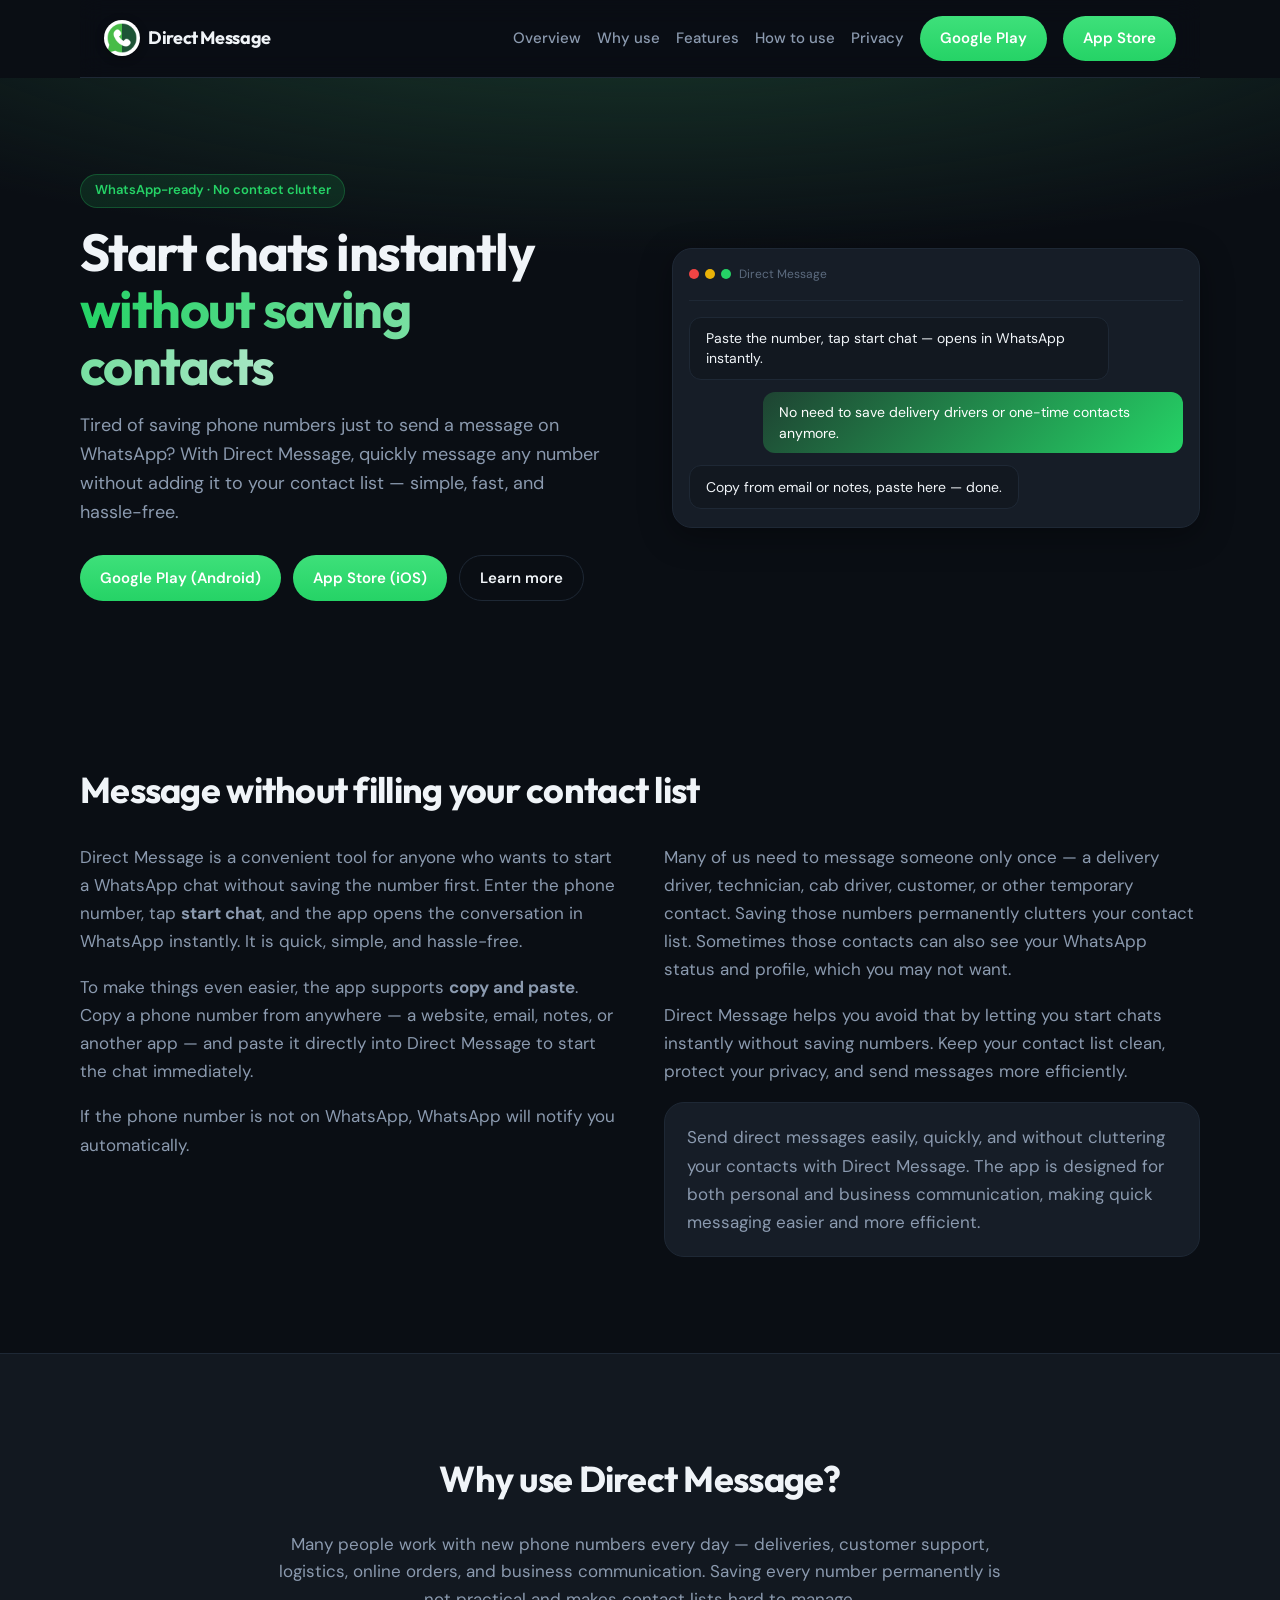
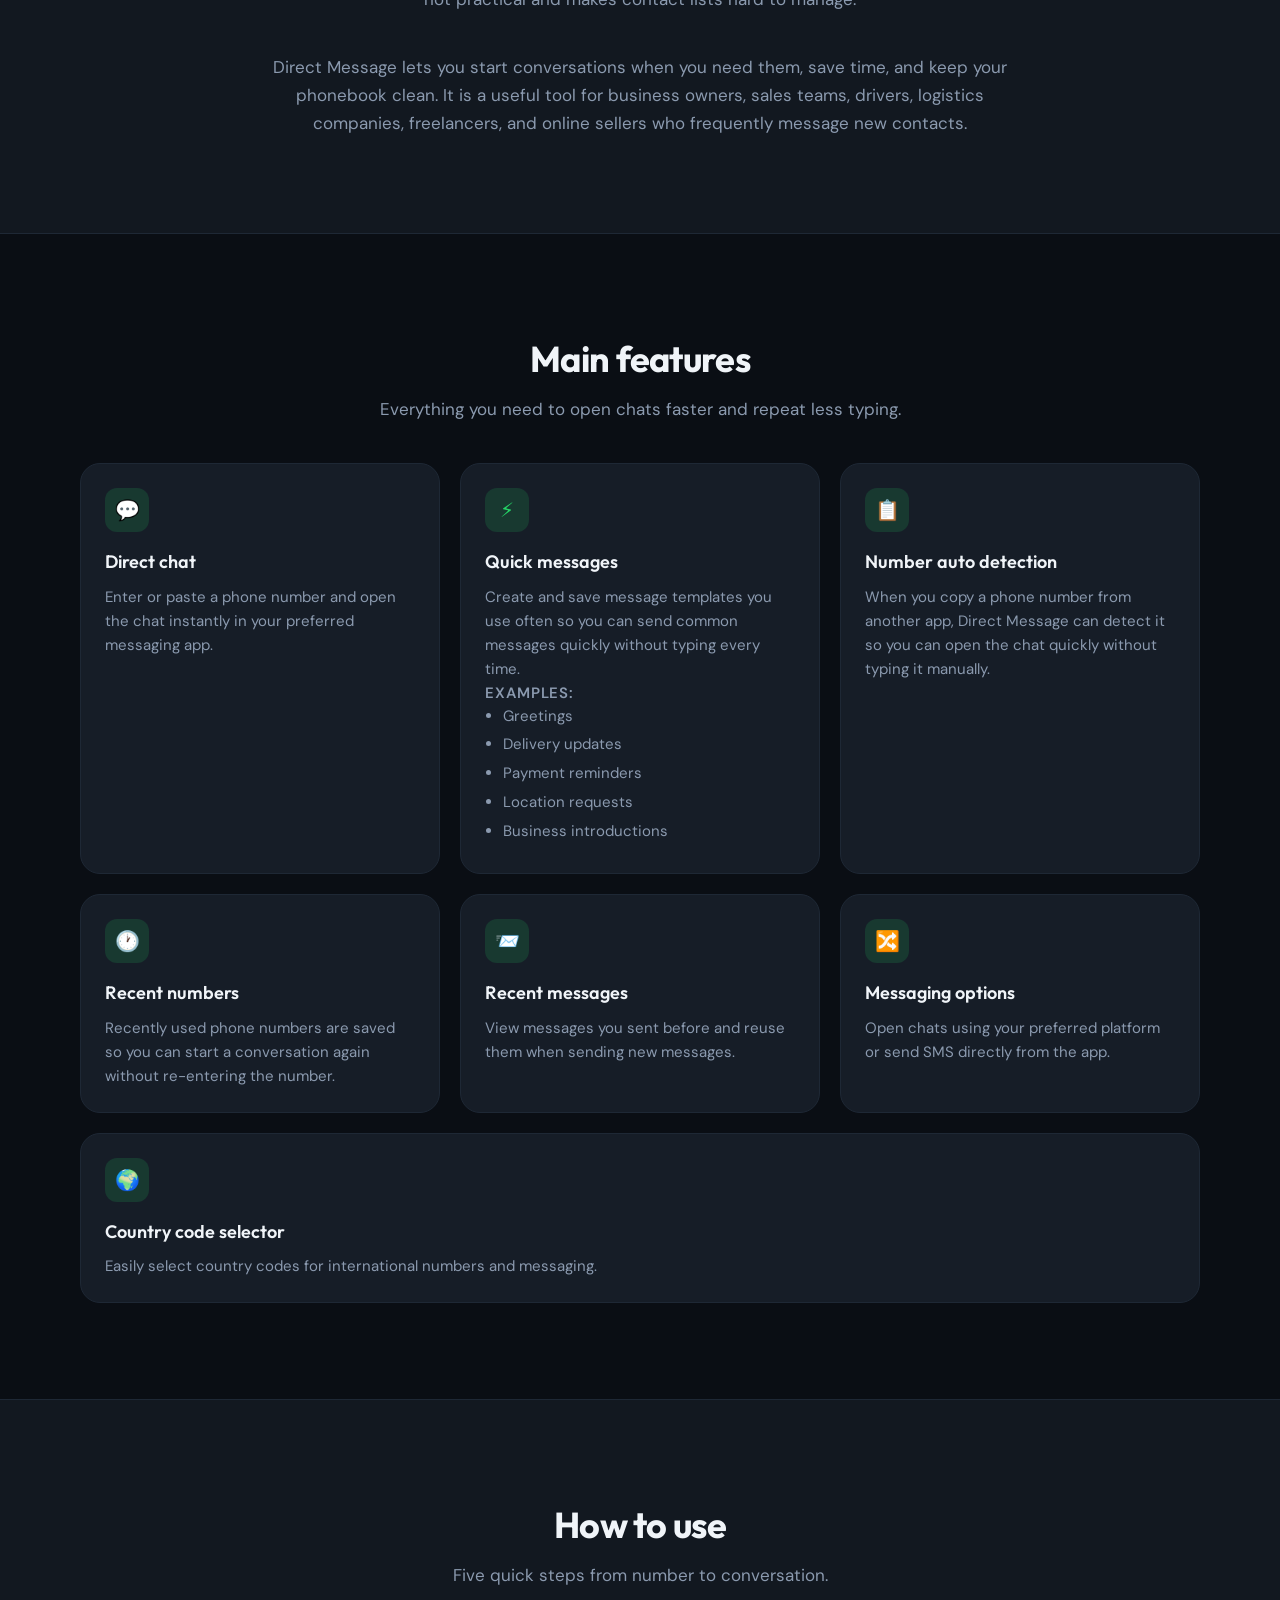
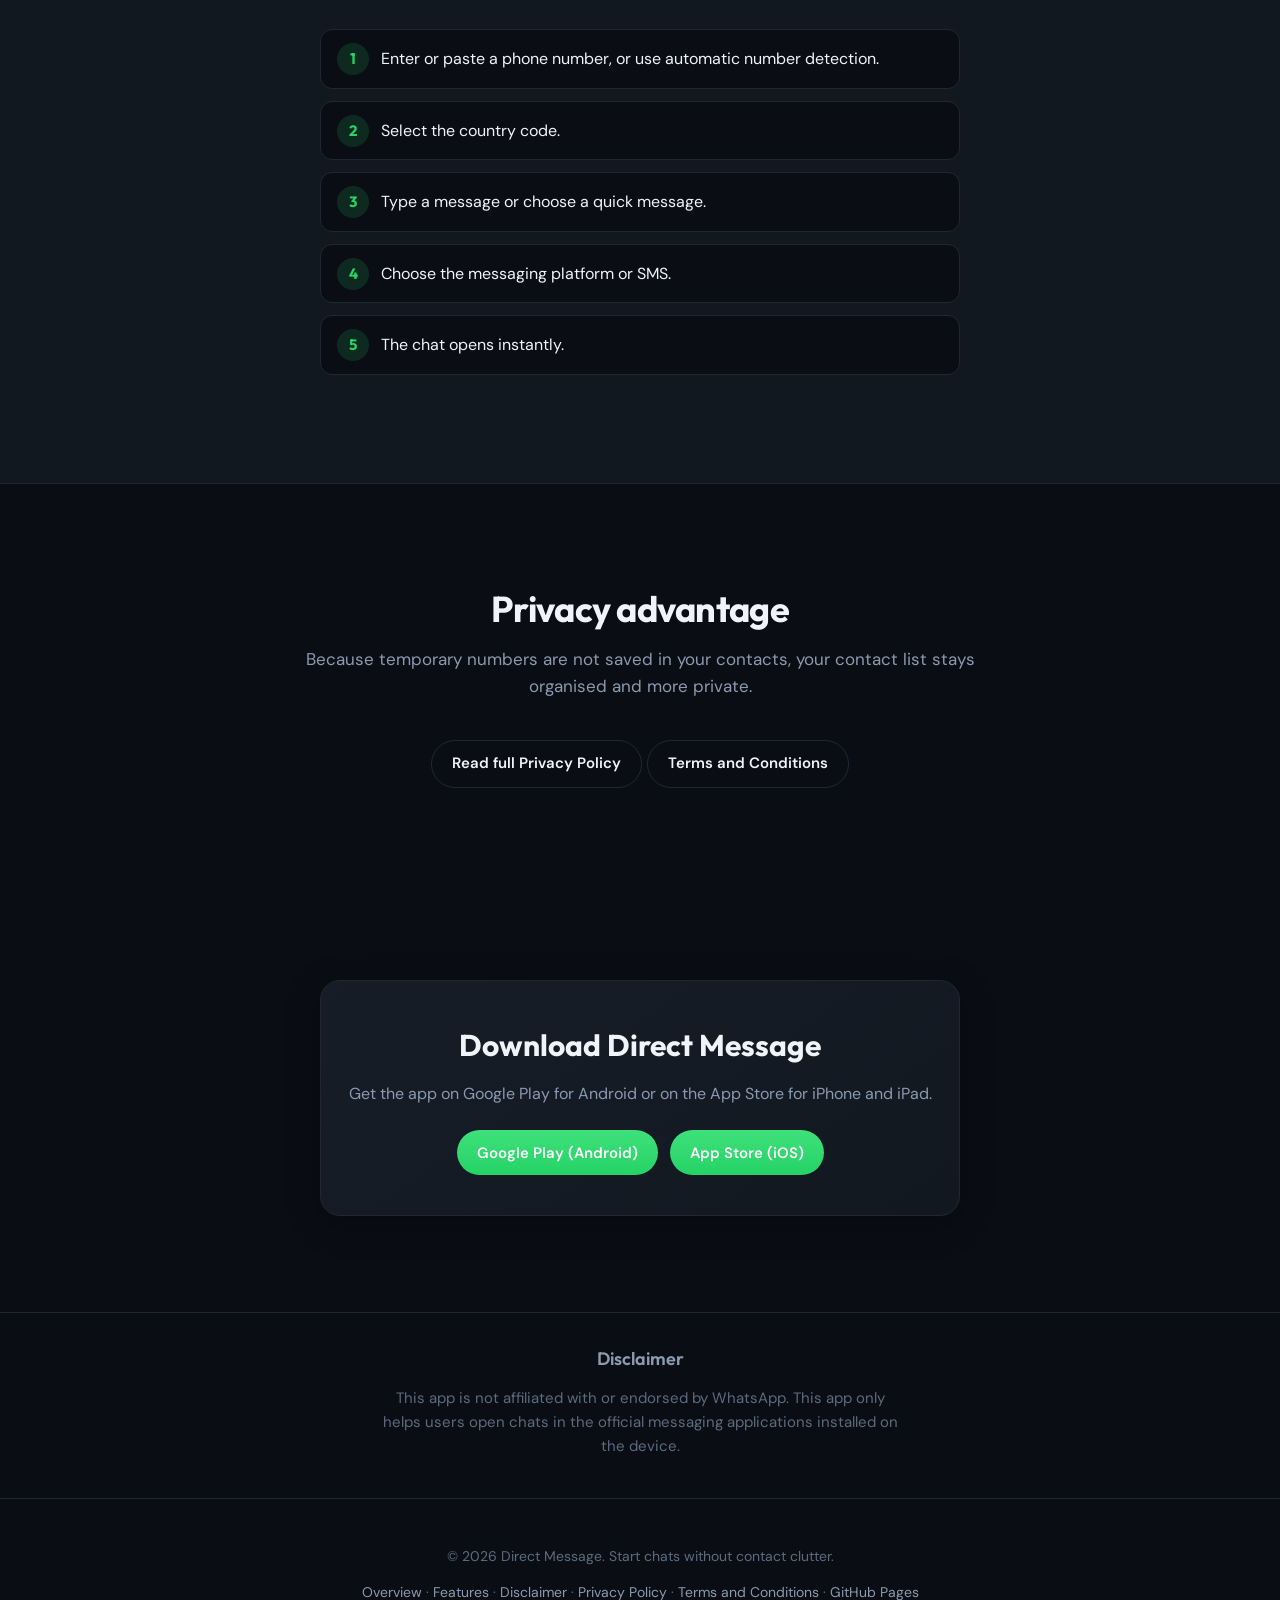
<file: index.html>
<!DOCTYPE html>
<html lang="en">
  <head>
    <meta charset="utf-8" />
    <meta name="viewport" content="width=device-width, initial-scale=1" />
    <meta
      name="description"
      content="Direct Message — start WhatsApp chats without saving contacts. Paste numbers, use quick messages, country codes, and keep your phonebook clean."
    />
    <title>Direct Message — Start chats without saving contacts</title>
    <link
      rel="icon"
      type="image/png"
      href="./WebsiteBrandAssetsImages/DirectMessageAppIconImage.png"
      sizes="any"
    />
    <link
      rel="apple-touch-icon"
      href="./WebsiteBrandAssetsImages/DirectMessageAppIconImage.png"
    />
    <link rel="stylesheet" href="./LandingPageStyles.css" />
  </head>
  <body>
    <header class="siteHeader">
      <a href="#" class="siteLogo" aria-label="Direct Message home">
        <img
          class="siteLogoImage"
          src="./WebsiteBrandAssetsImages/DirectMessageAppIconImage.png"
          width="36"
          height="36"
          alt=""
          decoding="async"
        />
        Direct Message
      </a>
      <nav class="siteNav" aria-label="Primary">
        <a href="#overview">Overview</a>
        <a href="#why-use">Why use</a>
        <a href="#features">Features</a>
        <a href="#how-to-use">How to use</a>
        <a href="#privacy">Privacy</a>
        <a class="buttonPrimary" data-play-store href="#download">Google Play</a>
        <a class="buttonPrimary" data-app-store href="#download">App Store</a>
      </nav>
    </header>

    <main>
      <section class="heroSection" aria-labelledby="hero-heading">
        <div class="heroInner">
          <div>
            <span class="heroBadge">WhatsApp-ready · No contact clutter</span>
            <h1 id="hero-heading" class="heroTitle">
              Start chats instantly
              <span class="heroTitleAccent">without saving contacts</span>
            </h1>
            <p class="heroSubtitle">
              Tired of saving phone numbers just to send a message on WhatsApp? With
              Direct Message, quickly message any number without adding it to your
              contact list — simple, fast, and hassle-free.
            </p>
            <div class="heroActions">
              <a class="buttonPrimary" data-play-store href="#download"
                >Google Play (Android)</a
              >
              <a class="buttonPrimary" data-app-store href="#download"
                >App Store (iOS)</a
              >
              <a class="buttonSecondary" href="#overview">Learn more</a>
            </div>
          </div>
          <div class="heroMockup" aria-hidden="true">
            <div class="heroMockupHeader">
              <div class="heroMockupDots">
                <span></span><span></span><span></span>
              </div>
              <span class="heroMockupLabel">Direct Message</span>
            </div>
            <div class="mockChat">
              <div class="mockBubble mockBubbleIncoming">
                Paste the number, tap start chat — opens in WhatsApp instantly.
              </div>
              <div class="mockBubble mockBubbleOutgoing">
                No need to save delivery drivers or one-time contacts anymore.
              </div>
              <div class="mockBubble mockBubbleIncoming">
                Copy from email or notes, paste here — done.
              </div>
            </div>
          </div>
        </div>
      </section>

      <section id="overview" class="sectionBlock" aria-labelledby="overview-heading">
        <div class="sectionInner proseSection">
          <h2 id="overview-heading" class="sectionTitle sectionTitleLeft">
            Message without filling your contact list
          </h2>
          <div class="proseColumns">
            <div class="proseBlock">
              <p>
                Direct Message is a convenient tool for anyone who wants to start a
                WhatsApp chat without saving the number first. Enter the phone number,
                tap <strong>start chat</strong>, and the app opens the conversation in
                WhatsApp instantly. It is quick, simple, and hassle-free.
              </p>
              <p>
                To make things even easier, the app supports <strong>copy and paste</strong>.
                Copy a phone number from anywhere — a website, email, notes, or another
                app — and paste it directly into Direct Message to start the chat
                immediately.
              </p>
              <p>
                If the phone number is not on WhatsApp, WhatsApp will notify you
                automatically.
              </p>
            </div>
            <div class="proseBlock">
              <p>
                Many of us need to message someone only once — a delivery driver,
                technician, cab driver, customer, or other temporary contact. Saving
                those numbers permanently clutters your contact list. Sometimes those
                contacts can also see your WhatsApp status and profile, which you may
                not want.
              </p>
              <p>
                Direct Message helps you avoid that by letting you start chats instantly
                without saving numbers. Keep your contact list clean, protect your
                privacy, and send messages more efficiently.
              </p>
              <p class="proseHighlight">
                Send direct messages easily, quickly, and without cluttering your contacts
                with Direct Message. The app is designed for both personal and business
                communication, making quick messaging easier and more efficient.
              </p>
            </div>
          </div>
        </div>
      </section>

      <section
        id="why-use"
        class="sectionBlock sectionBlockAlt"
        aria-labelledby="why-use-heading"
      >
        <div class="sectionInner proseSection">
          <h2 id="why-use-heading" class="sectionTitle">Why use Direct Message?</h2>
          <p class="sectionLead sectionLeadWide">
            Many people work with new phone numbers every day — deliveries, customer
            support, logistics, online orders, and business communication. Saving every
            number permanently is not practical and makes contact lists hard to manage.
          </p>
          <p class="proseCenter">
            Direct Message lets you start conversations when you need them, save time,
            and keep your phonebook clean. It is a useful tool for business owners, sales
            teams, drivers, logistics companies, freelancers, and online sellers who
            frequently message new contacts.
          </p>
        </div>
      </section>

      <section
        id="features"
        class="sectionBlock"
        aria-labelledby="features-heading"
      >
        <div class="sectionInner">
          <h2 id="features-heading" class="sectionTitle">Main features</h2>
          <p class="sectionLead">
            Everything you need to open chats faster and repeat less typing.
          </p>
          <div class="featureGrid featureGridTwoCol">
            <article class="featureCard featureCardTall">
              <div class="featureIcon" aria-hidden="true">💬</div>
              <h3>Direct chat</h3>
              <p>
                Enter or paste a phone number and open the chat instantly in your
                preferred messaging app.
              </p>
            </article>
            <article class="featureCard featureCardTall">
              <div class="featureIcon" aria-hidden="true">⚡</div>
              <h3>Quick messages</h3>
              <p>
                Create and save message templates you use often so you can send common
                messages quickly without typing every time.
              </p>
              <p class="featureExamplesLabel">Examples:</p>
              <ul class="featureList">
                <li>Greetings</li>
                <li>Delivery updates</li>
                <li>Payment reminders</li>
                <li>Location requests</li>
                <li>Business introductions</li>
              </ul>
            </article>
            <article class="featureCard">
              <div class="featureIcon" aria-hidden="true">📋</div>
              <h3>Number auto detection</h3>
              <p>
                When you copy a phone number from another app, Direct Message can detect
                it so you can open the chat quickly without typing it manually.
              </p>
            </article>
            <article class="featureCard">
              <div class="featureIcon" aria-hidden="true">🕐</div>
              <h3>Recent numbers</h3>
              <p>
                Recently used phone numbers are saved so you can start a conversation
                again without re-entering the number.
              </p>
            </article>
            <article class="featureCard">
              <div class="featureIcon" aria-hidden="true">📨</div>
              <h3>Recent messages</h3>
              <p>
                View messages you sent before and reuse them when sending new messages.
              </p>
            </article>
            <article class="featureCard">
              <div class="featureIcon" aria-hidden="true">🔀</div>
              <h3>Messaging options</h3>
              <p>
                Open chats using your preferred platform or send SMS directly from the
                app.
              </p>
            </article>
            <article class="featureCard featureCardWide">
              <div class="featureIcon" aria-hidden="true">🌍</div>
              <h3>Country code selector</h3>
              <p>
                Easily select country codes for international numbers and messaging.
              </p>
            </article>
          </div>
        </div>
      </section>

      <section
        id="how-to-use"
        class="sectionBlock sectionBlockAlt"
        aria-labelledby="how-to-use-heading"
      >
        <div class="sectionInner">
          <h2 id="how-to-use-heading" class="sectionTitle">How to use</h2>
          <p class="sectionLead">
            Five quick steps from number to conversation.
          </p>
          <ol class="numberedSteps" aria-label="Steps to start a chat">
            <li>
              <span class="numberedStepsText"
                >Enter or paste a phone number, or use automatic number detection.</span
              >
            </li>
            <li>
              <span class="numberedStepsText">Select the country code.</span>
            </li>
            <li>
              <span class="numberedStepsText"
                >Type a message or choose a quick message.</span
              >
            </li>
            <li>
              <span class="numberedStepsText"
                >Choose the messaging platform or SMS.</span
              >
            </li>
            <li>
              <span class="numberedStepsText">The chat opens instantly.</span>
            </li>
          </ol>
        </div>
      </section>

      <section id="privacy" class="sectionBlock" aria-labelledby="privacy-heading">
        <div class="sectionInner">
          <h2 id="privacy-heading" class="sectionTitle">Privacy advantage</h2>
          <p class="sectionLead sectionLeadWide">
            Because temporary numbers are not saved in your contacts, your contact list
            stays organised and more private.
          </p>
          <p class="proseCenter privacyPolicyLinkWrap">
            <a class="buttonSecondary" href="./Screens/PrivacyPolicyScreen.html"
              >Read full Privacy Policy</a
            >
            <a class="buttonSecondary" href="./Screens/TermsAndConditionsScreen.html"
              >Terms and Conditions</a
            >
          </p>
        </div>
      </section>

      <section
        id="download"
        class="ctaSection"
        aria-labelledby="cta-heading"
      >
        <div class="ctaBox">
          <h2 id="cta-heading">Download Direct Message</h2>
          <p>
            Get the app on Google Play for Android or on the App Store for iPhone and
            iPad.
          </p>
          <div class="downloadButtonsRow">
            <a class="buttonPrimary" data-play-store href="#download"
              >Google Play (Android)</a
            >
            <a class="buttonPrimary" data-app-store href="#download"
              >App Store (iOS)</a
            >
          </div>
        </div>
      </section>

      <section
        id="disclaimer"
        class="sectionBlock disclaimerSection"
        aria-labelledby="disclaimer-heading"
      >
        <div class="sectionInner">
          <h2 id="disclaimer-heading" class="disclaimerTitle">Disclaimer</h2>
          <p class="disclaimerText">
            This app is not affiliated with or endorsed by WhatsApp. This app only helps
            users open chats in the official messaging applications installed on the
            device.
          </p>
        </div>
      </section>
    </main>

    <footer class="siteFooter">
      <p>
        © <span id="currentYear"></span> Direct Message. Start chats without contact
        clutter.
      </p>
      <p>
        <a href="#overview">Overview</a>
        ·
        <a href="#features">Features</a>
        ·
        <a href="#disclaimer">Disclaimer</a>
        ·
        <a href="./Screens/PrivacyPolicyScreen.html">Privacy Policy</a>
        ·
        <a href="./Screens/TermsAndConditionsScreen.html">Terms and Conditions</a>
        ·
        <a href="https://pages.github.com/" rel="noopener noreferrer">GitHub Pages</a>
      </p>
    </footer>

    <script src="./CommonWebsiteConstants.js"></script>
    <script>
      (function SetCurrentYearInFooter() {
        var yearElement = document.getElementById("currentYear");
        if (yearElement) {
          yearElement.textContent = String(new Date().getFullYear());
        }
      })();
    </script>
  </body>
</html>
</file>
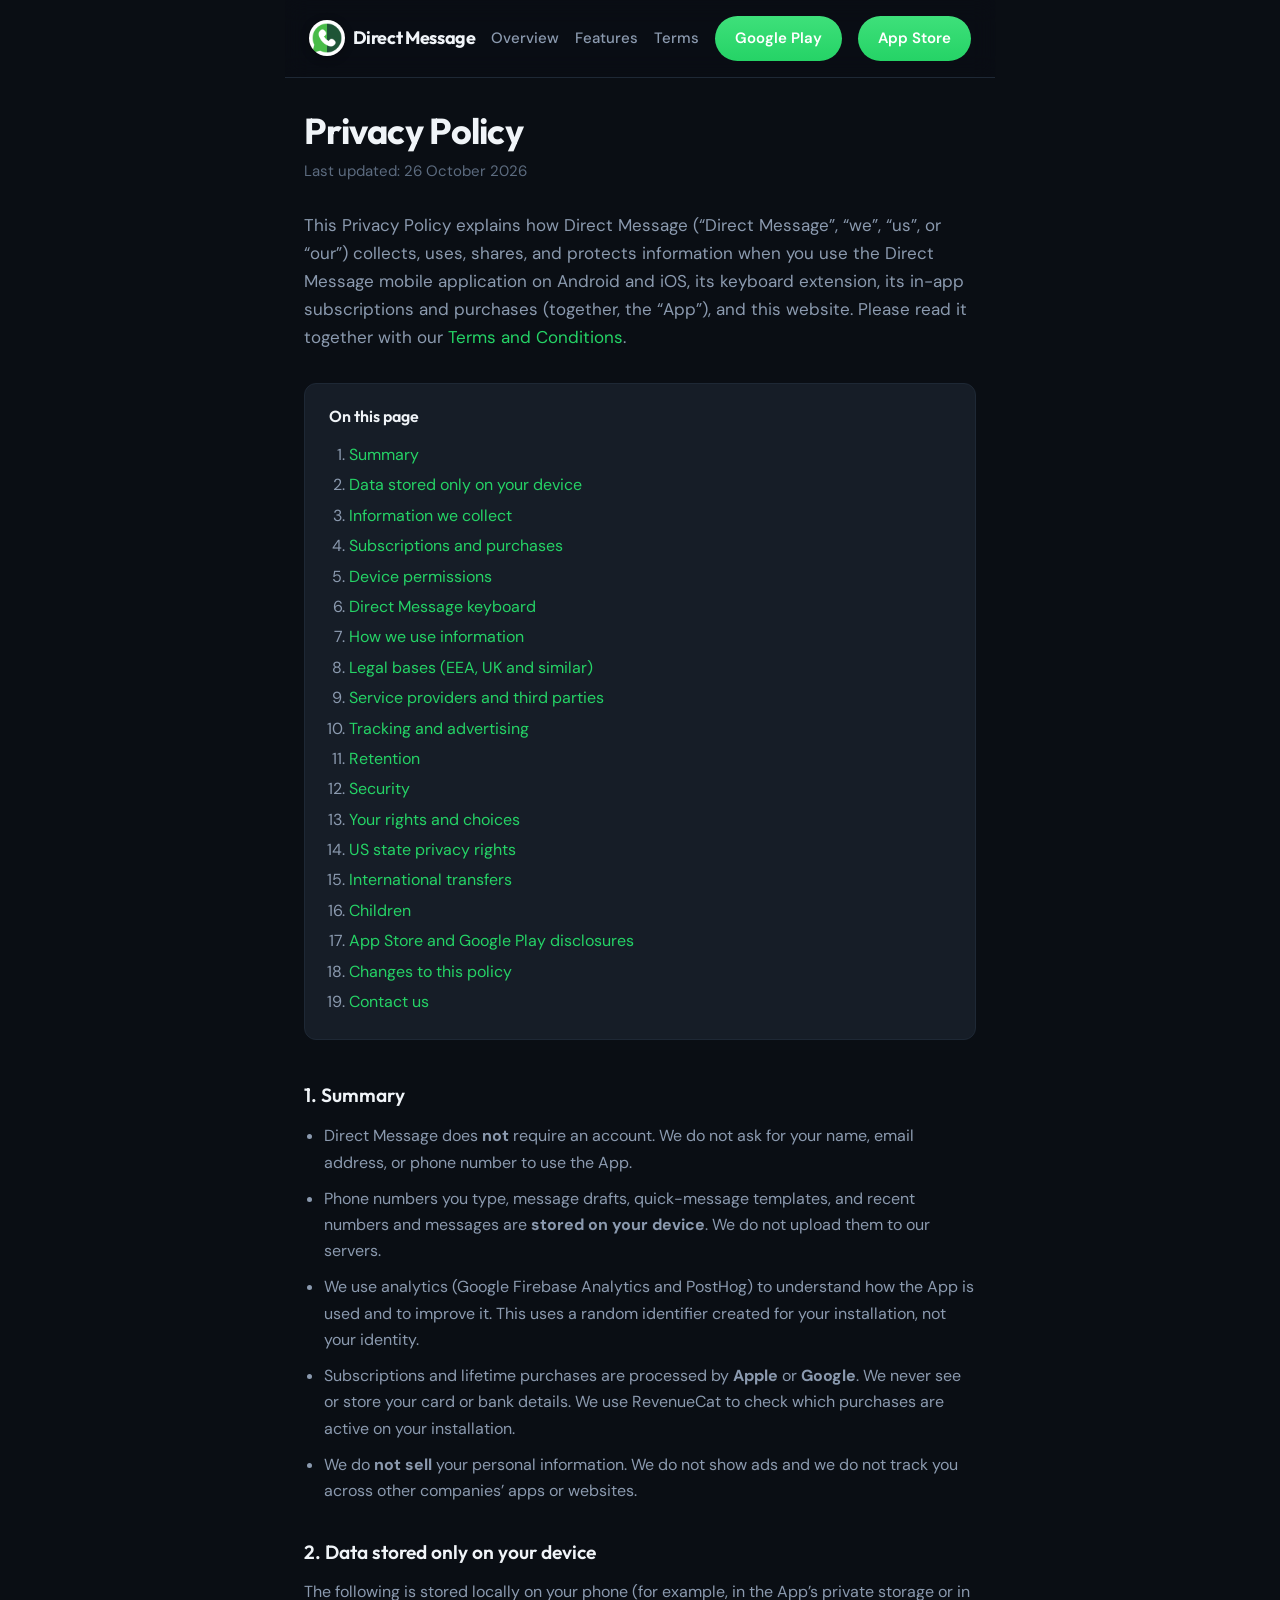
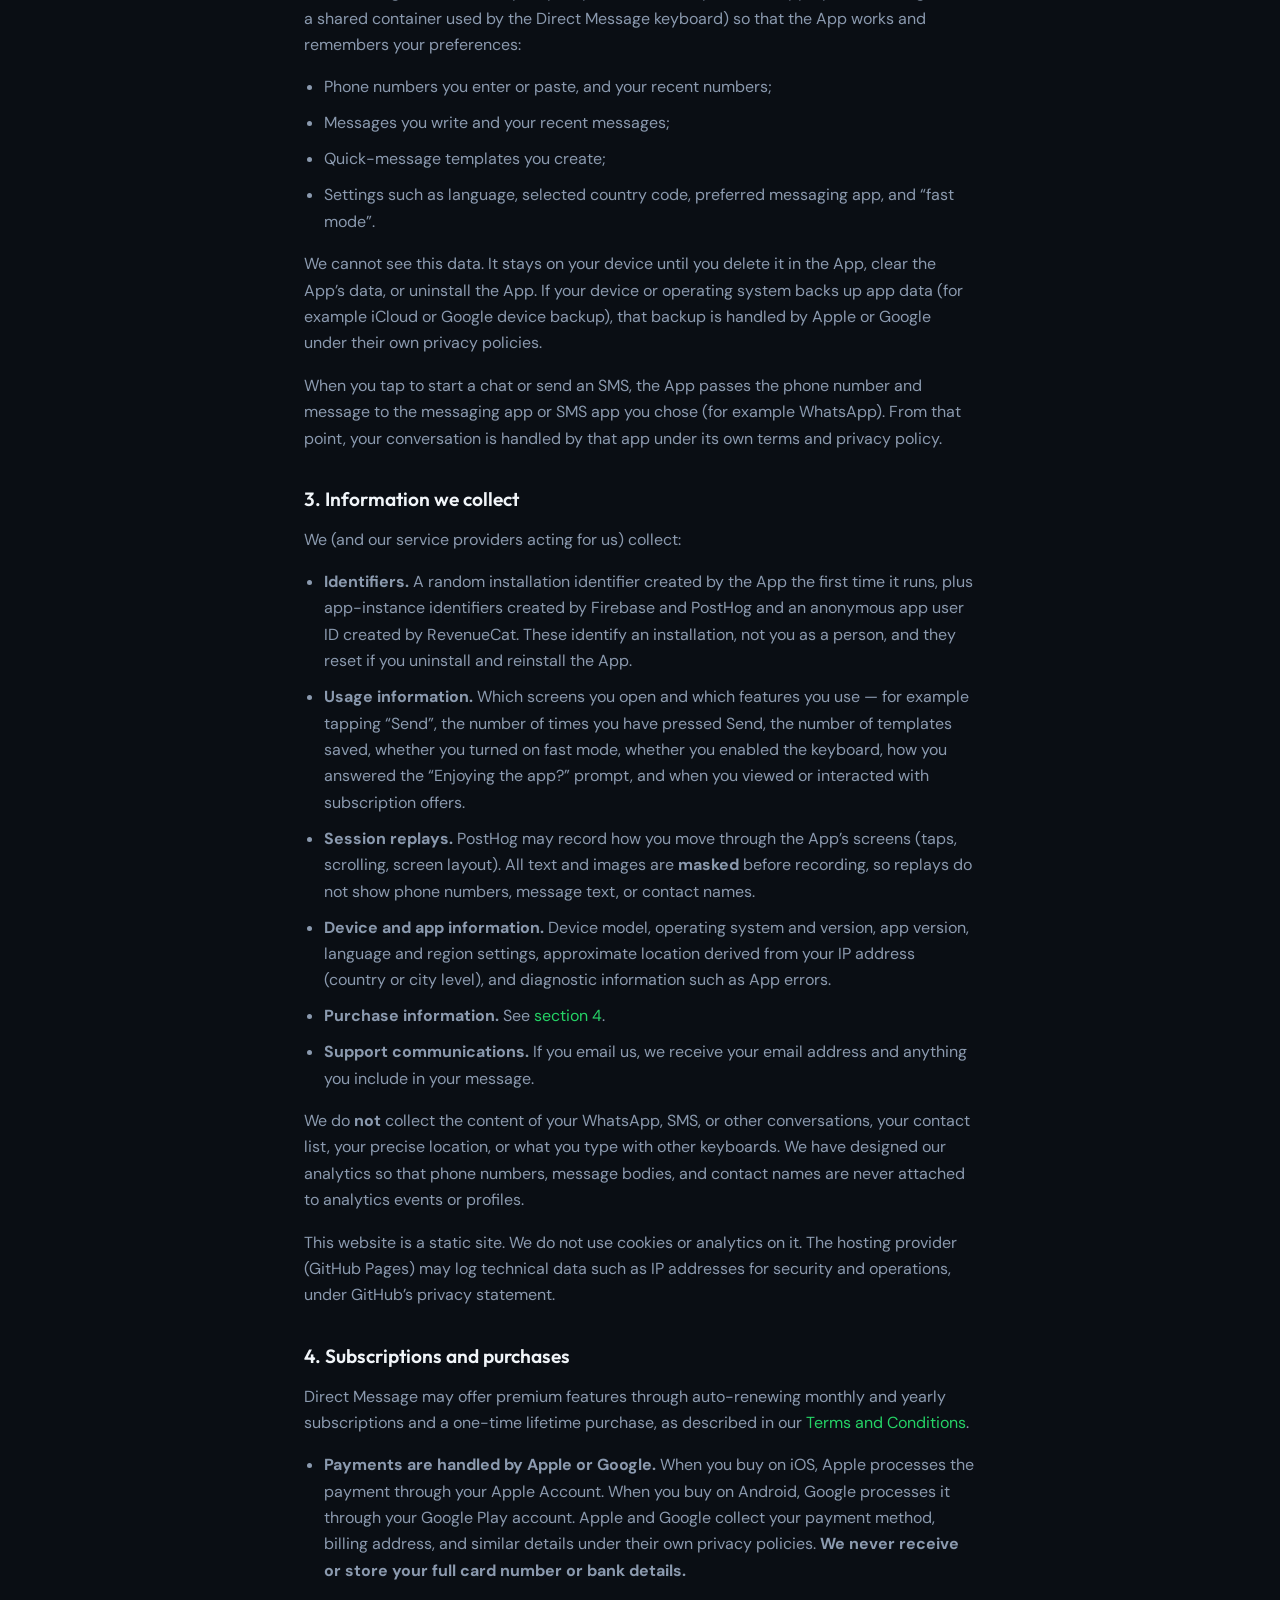
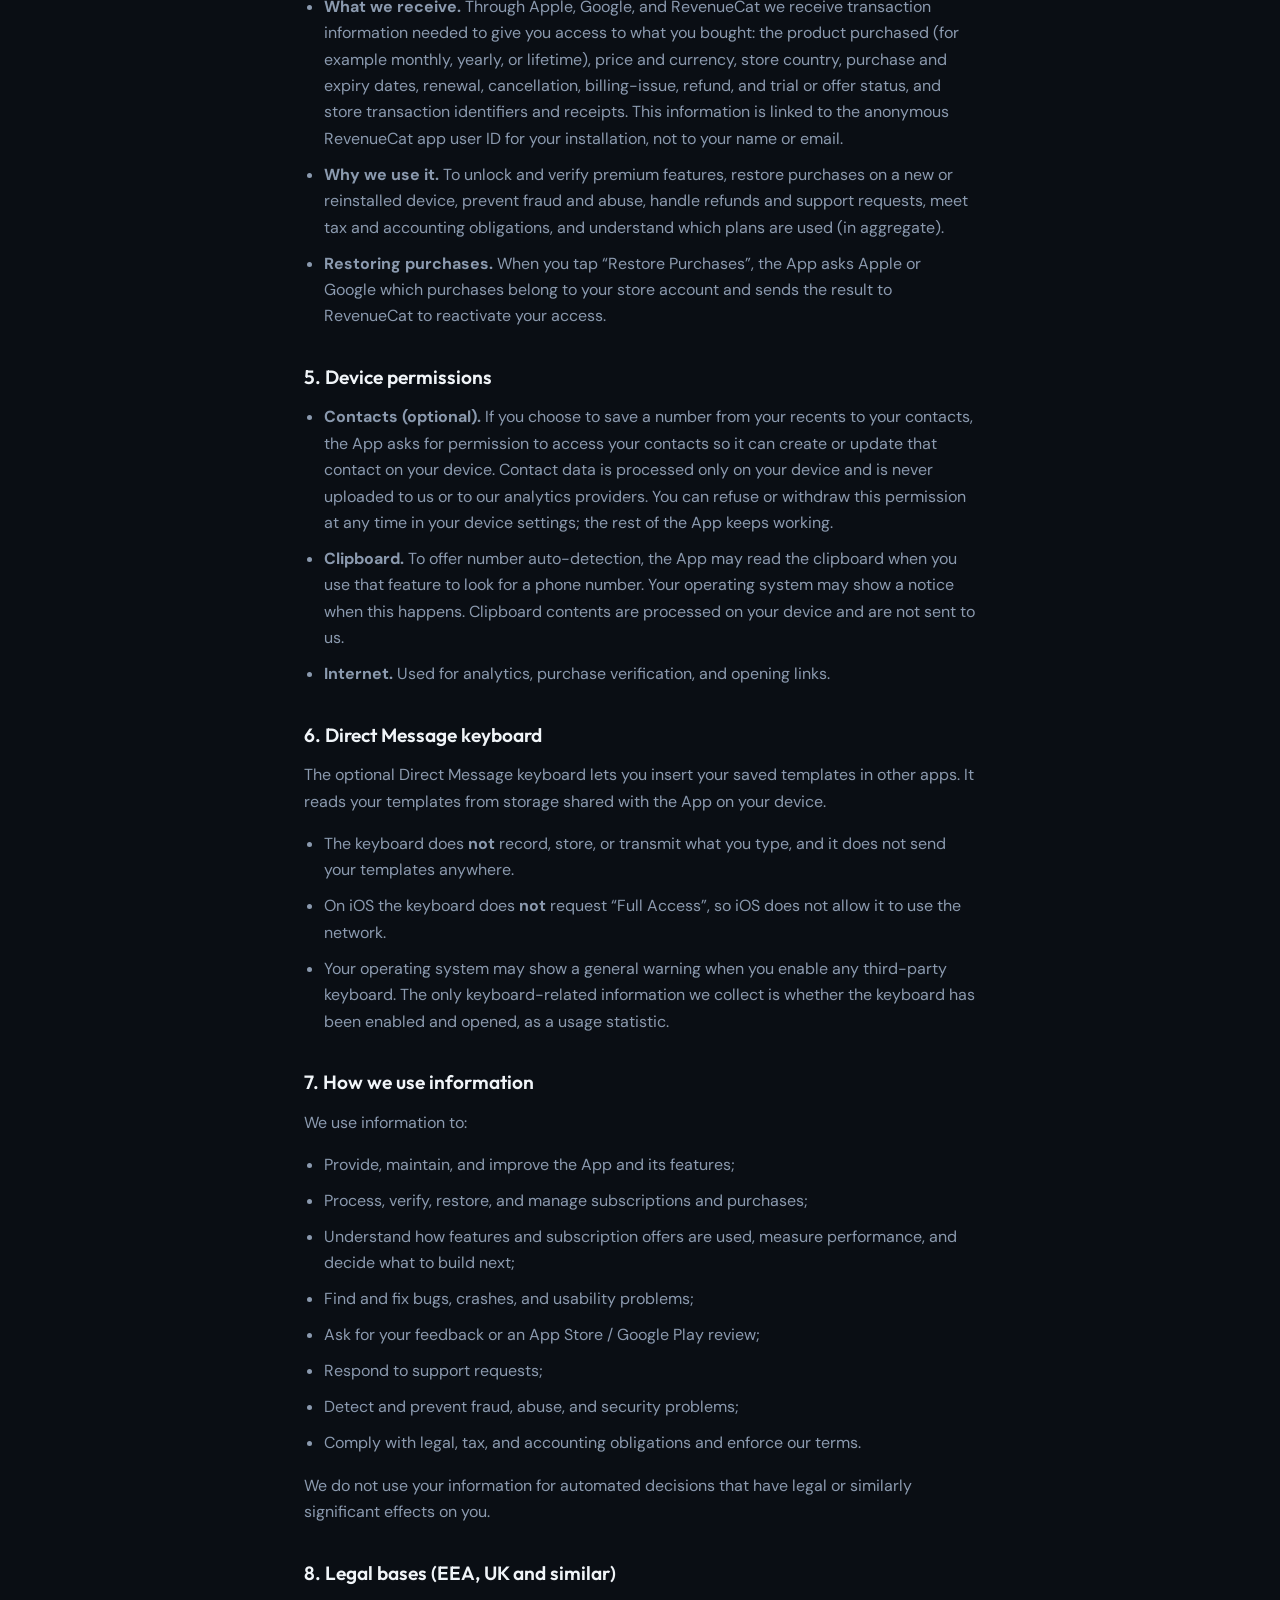
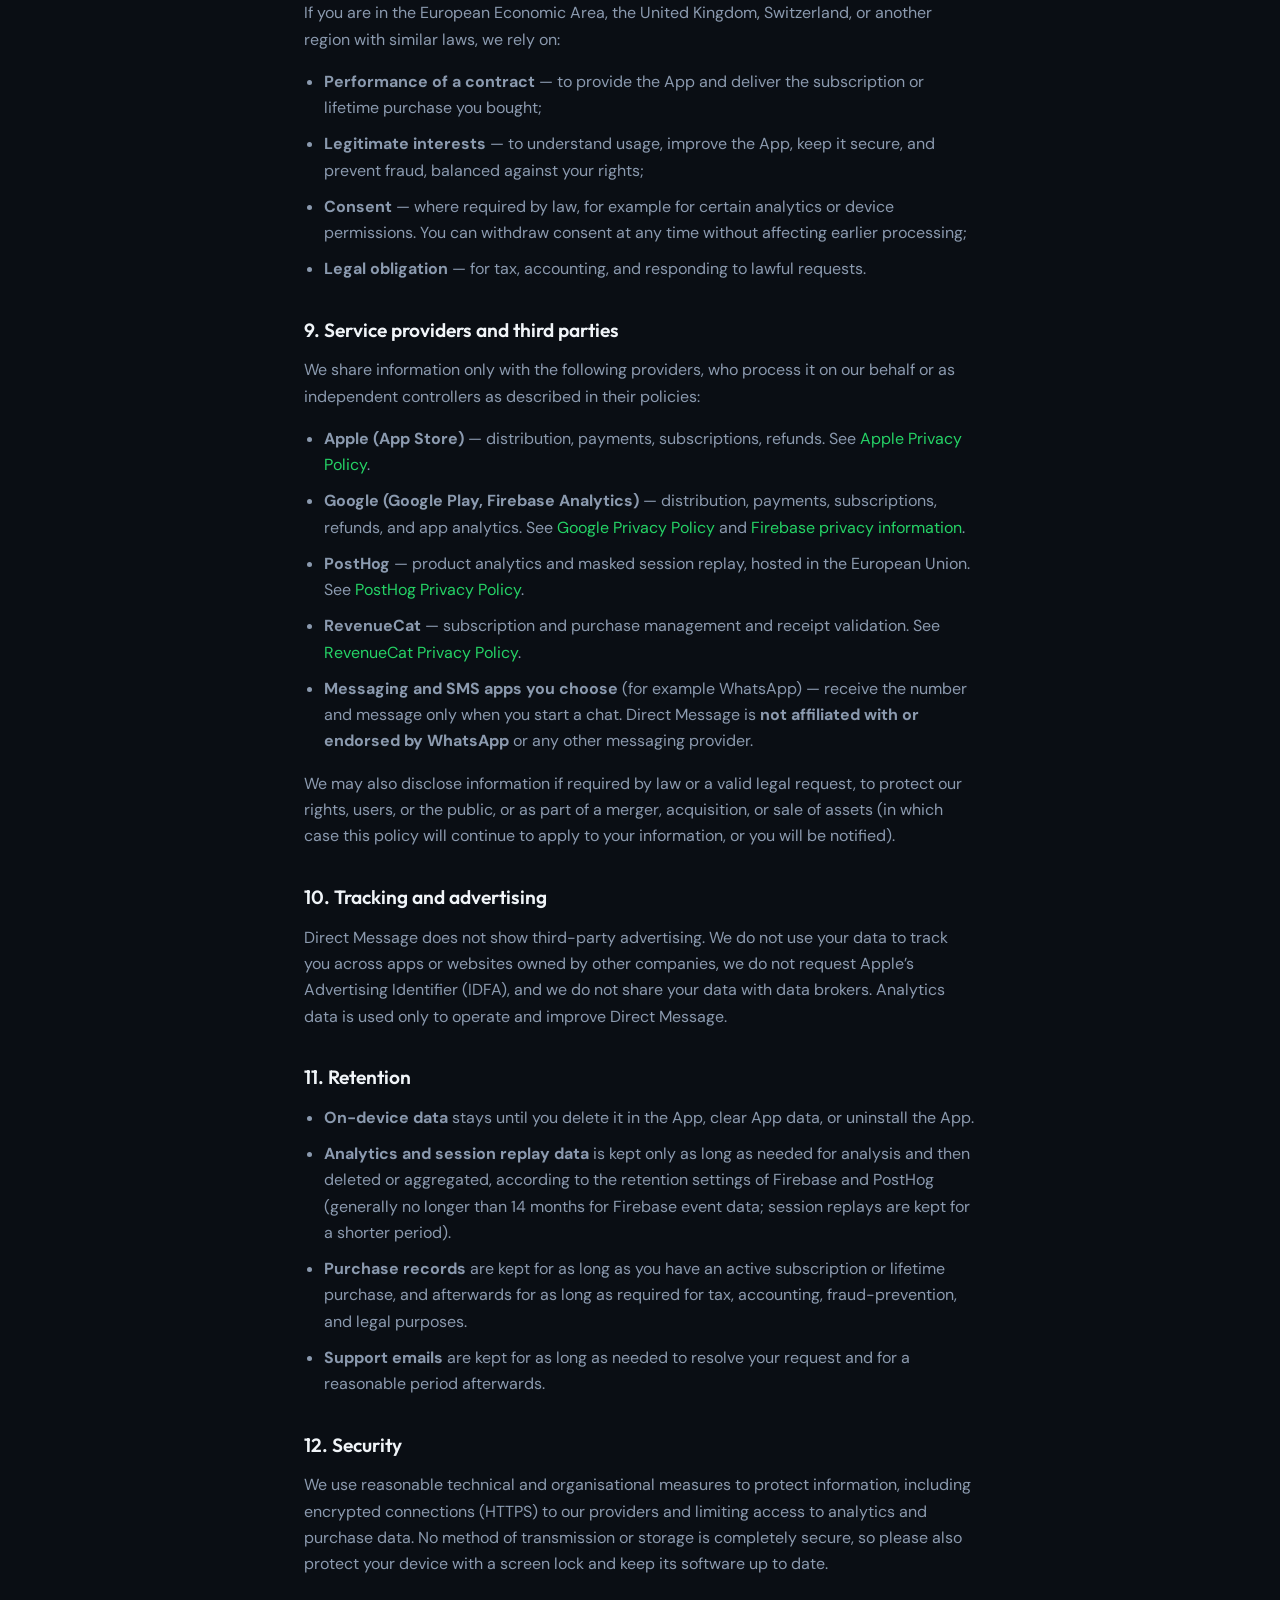
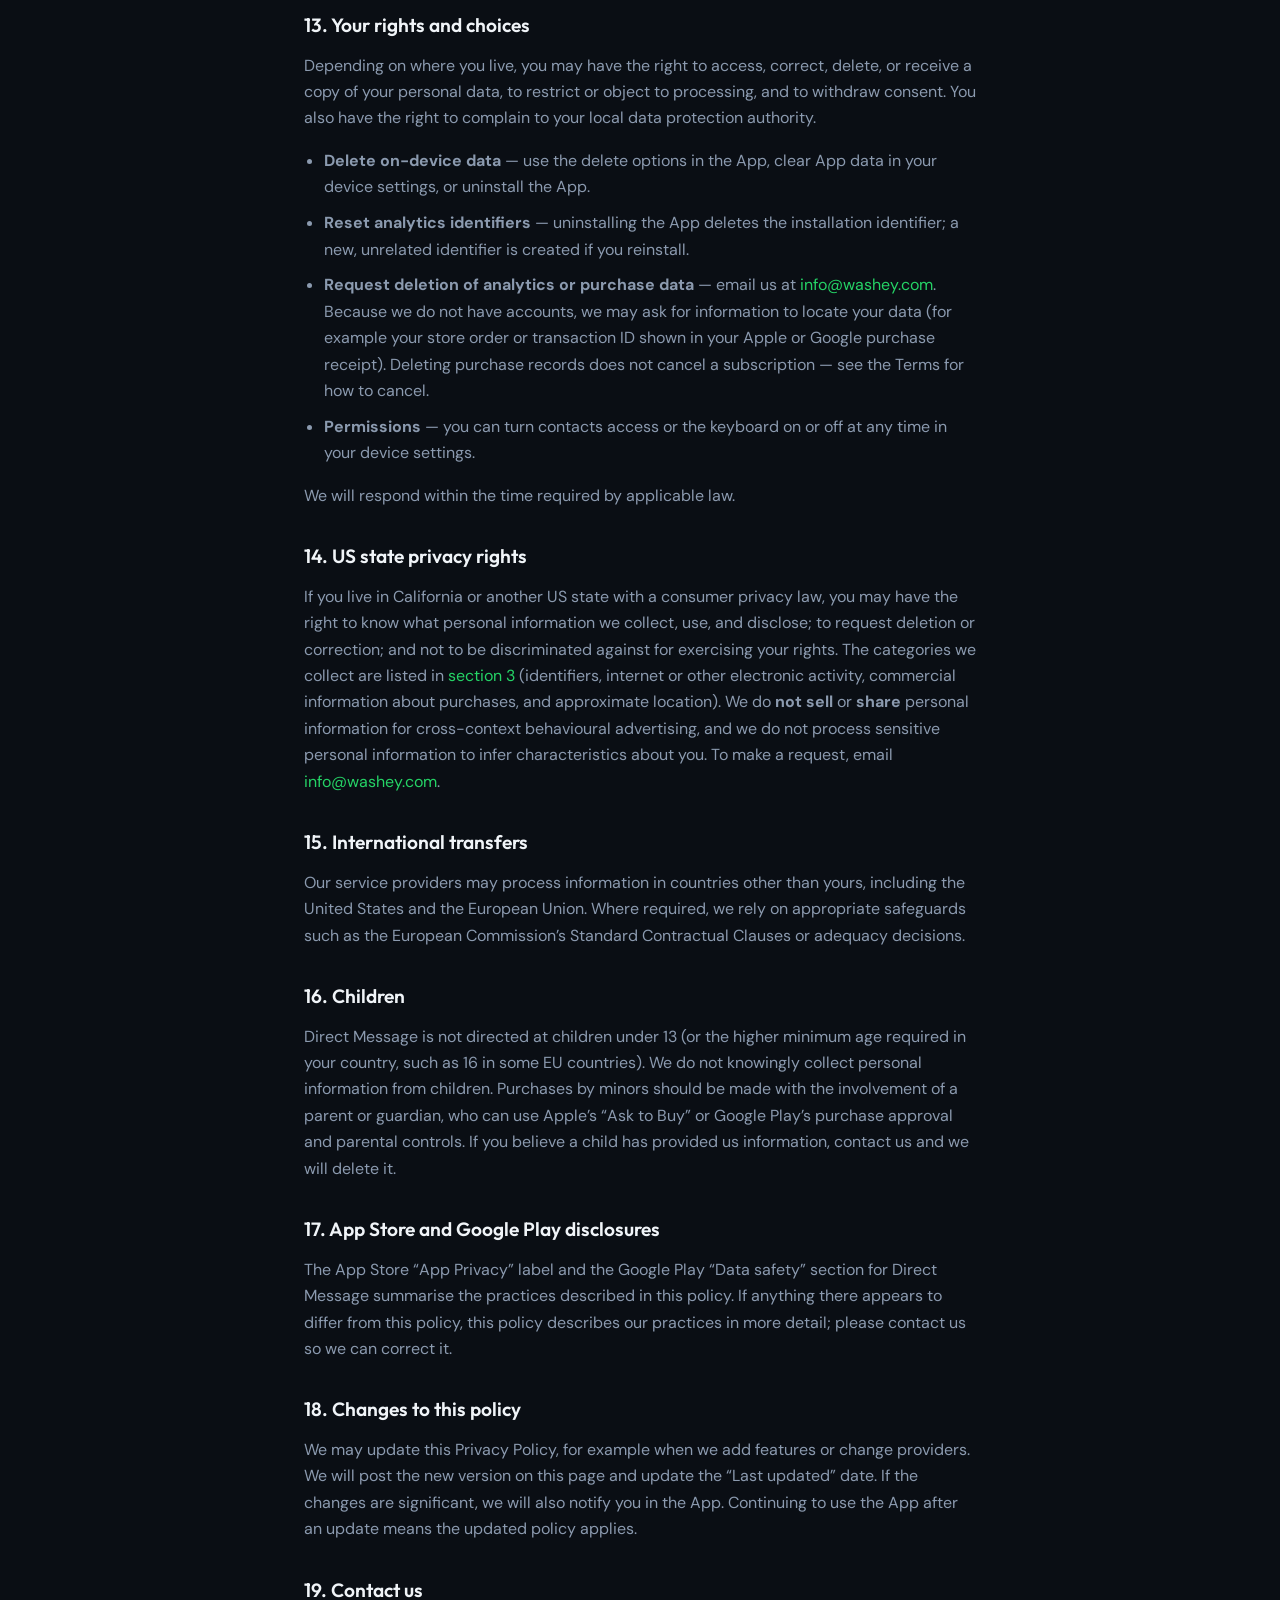
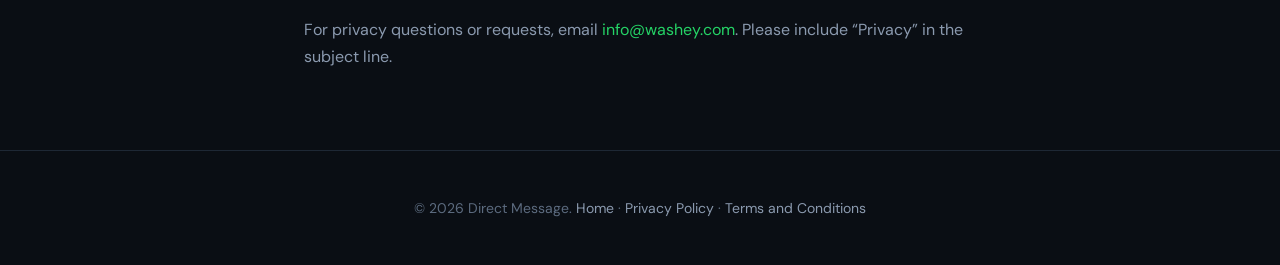
<file: Screens/PrivacyPolicyScreen.html>
<!DOCTYPE html>
<html lang="en">
  <head>
    <meta charset="utf-8" />
    <meta name="viewport" content="width=device-width, initial-scale=1" />
    <meta
      name="description"
      content="Privacy Policy for Direct Message — what information the app and website process, including analytics, in-app subscriptions and lifetime purchases on the App Store and Google Play."
    />
    <title>Privacy Policy — Direct Message</title>
    <link
      rel="icon"
      type="image/png"
      href="../WebsiteBrandAssetsImages/DirectMessageAppIconImage.png"
      sizes="any"
    />
    <link
      rel="apple-touch-icon"
      href="../WebsiteBrandAssetsImages/DirectMessageAppIconImage.png"
    />
    <link rel="stylesheet" href="../LandingPageStyles.css" />
  </head>
  <body class="legalPageBody">
    <header class="siteHeader">
      <a href="../index.html" class="siteLogo" aria-label="Direct Message home">
        <img
          class="siteLogoImage"
          src="../WebsiteBrandAssetsImages/DirectMessageAppIconImage.png"
          width="36"
          height="36"
          alt=""
          decoding="async"
        />
        Direct Message
      </a>
      <nav class="siteNav" aria-label="Primary">
        <a href="../index.html#overview">Overview</a>
        <a href="../index.html#features">Features</a>
        <a href="./TermsAndConditionsScreen.html">Terms</a>
        <a class="buttonPrimary" data-play-store href="../index.html#download"
          >Google Play</a
        >
        <a class="buttonPrimary" data-app-store href="../index.html#download"
          >App Store</a
        >
      </nav>
    </header>

    <main class="legalPageMain">
      <article class="legalPageArticle">
        <h1 class="legalPageTitle">Privacy Policy</h1>
        <p class="legalPageUpdated">
          Last updated: <time datetime="2026-10-26">26 October 2026</time>
        </p>
        <p class="legalPageIntro">
          This Privacy Policy explains how Direct Message (“Direct Message”, “we”, “us”,
          or “our”) collects, uses, shares, and protects information when you use the
          Direct Message mobile application on Android and iOS, its keyboard extension,
          its in-app subscriptions and purchases (together, the “App”), and this website.
          Please read it together with our
          <a href="./TermsAndConditionsScreen.html">Terms and Conditions</a>.
        </p>

        <nav class="legalPageToc" aria-label="On this page">
          <p class="legalPageTocTitle">On this page</p>
          <ol class="legalPageList">
            <li><a href="#legal-summary">Summary</a></li>
            <li><a href="#legal-device">Data stored only on your device</a></li>
            <li><a href="#legal-collect">Information we collect</a></li>
            <li><a href="#legal-purchases">Subscriptions and purchases</a></li>
            <li><a href="#legal-permissions">Device permissions</a></li>
            <li><a href="#legal-keyboard">Direct Message keyboard</a></li>
            <li><a href="#legal-use">How we use information</a></li>
            <li><a href="#legal-legal-bases">Legal bases (EEA, UK and similar)</a></li>
            <li><a href="#legal-third">Service providers and third parties</a></li>
            <li><a href="#legal-tracking">Tracking and advertising</a></li>
            <li><a href="#legal-retention">Retention</a></li>
            <li><a href="#legal-security">Security</a></li>
            <li><a href="#legal-rights">Your rights and choices</a></li>
            <li><a href="#legal-us">US state privacy rights</a></li>
            <li><a href="#legal-transfers">International transfers</a></li>
            <li><a href="#legal-children">Children</a></li>
            <li><a href="#legal-store">App Store and Google Play disclosures</a></li>
            <li><a href="#legal-changes">Changes to this policy</a></li>
            <li><a href="#legal-contact">Contact us</a></li>
          </ol>
        </nav>

        <section class="legalPageSection" aria-labelledby="legal-summary">
          <h2 id="legal-summary">1. Summary</h2>
          <ul class="legalPageList">
            <li>
              Direct Message does <strong>not</strong> require an account. We do not ask
              for your name, email address, or phone number to use the App.
            </li>
            <li>
              Phone numbers you type, message drafts, quick-message templates, and
              recent numbers and messages are <strong>stored on your device</strong>.
              We do not upload them to our servers.
            </li>
            <li>
              We use analytics (Google Firebase Analytics and PostHog) to understand how
              the App is used and to improve it. This uses a random identifier created
              for your installation, not your identity.
            </li>
            <li>
              Subscriptions and lifetime purchases are processed by
              <strong>Apple</strong> or <strong>Google</strong>. We never see or store
              your card or bank details. We use RevenueCat to check which purchases are
              active on your installation.
            </li>
            <li>
              We do <strong>not sell</strong> your personal information. We do not show
              ads and we do not track you across other companies’ apps or websites.
            </li>
          </ul>
        </section>

        <section class="legalPageSection" aria-labelledby="legal-device">
          <h2 id="legal-device">2. Data stored only on your device</h2>
          <p>
            The following is stored locally on your phone (for example, in the App’s
            private storage or in a shared container used by the Direct Message keyboard)
            so that the App works and remembers your preferences:
          </p>
          <ul class="legalPageList">
            <li>Phone numbers you enter or paste, and your recent numbers;</li>
            <li>Messages you write and your recent messages;</li>
            <li>Quick-message templates you create;</li>
            <li>
              Settings such as language, selected country code, preferred messaging app,
              and “fast mode”.
            </li>
          </ul>
          <p>
            We cannot see this data. It stays on your device until you delete it in the
            App, clear the App’s data, or uninstall the App. If your device or operating
            system backs up app data (for example iCloud or Google device backup), that
            backup is handled by Apple or Google under their own privacy policies.
          </p>
          <p>
            When you tap to start a chat or send an SMS, the App passes the phone number
            and message to the messaging app or SMS app you chose (for example
            WhatsApp). From that point, your conversation is handled by that app under
            its own terms and privacy policy.
          </p>
        </section>

        <section class="legalPageSection" aria-labelledby="legal-collect">
          <h2 id="legal-collect">3. Information we collect</h2>
          <p>We (and our service providers acting for us) collect:</p>
          <ul class="legalPageList">
            <li>
              <strong>Identifiers.</strong> A random installation identifier created by
              the App the first time it runs, plus app-instance identifiers created by
              Firebase and PostHog and an anonymous app user ID created by RevenueCat.
              These identify an installation, not you as a person, and they reset if you
              uninstall and reinstall the App.
            </li>
            <li>
              <strong>Usage information.</strong> Which screens you open and which
              features you use — for example tapping “Send”, the number of times you
              have pressed Send, the number of templates saved, whether you turned on
              fast mode, whether you enabled the keyboard, how you answered the
              “Enjoying the app?” prompt, and when you viewed or interacted with
              subscription offers.
            </li>
            <li>
              <strong>Session replays.</strong> PostHog may record how you move through
              the App’s screens (taps, scrolling, screen layout). All text and images are
              <strong>masked</strong> before recording, so replays do not show phone
              numbers, message text, or contact names.
            </li>
            <li>
              <strong>Device and app information.</strong> Device model, operating system
              and version, app version, language and region settings, approximate
              location derived from your IP address (country or city level), and
              diagnostic information such as App errors.
            </li>
            <li>
              <strong>Purchase information.</strong> See
              <a href="#legal-purchases">section 4</a>.
            </li>
            <li>
              <strong>Support communications.</strong> If you email us, we receive your
              email address and anything you include in your message.
            </li>
          </ul>
          <p>
            We do <strong>not</strong> collect the content of your WhatsApp, SMS, or
            other conversations, your contact list, your precise location, or what you
            type with other keyboards. We have designed our analytics so that phone
            numbers, message bodies, and contact names are never attached to analytics
            events or profiles.
          </p>
          <p>
            This website is a static site. We do not use cookies or analytics on it. The
            hosting provider (GitHub Pages) may log technical data such as IP addresses
            for security and operations, under GitHub’s privacy statement.
          </p>
        </section>

        <section class="legalPageSection" aria-labelledby="legal-purchases">
          <h2 id="legal-purchases">4. Subscriptions and purchases</h2>
          <p>
            Direct Message may offer premium features through auto-renewing monthly and
            yearly subscriptions and a one-time lifetime purchase, as described in our
            <a href="./TermsAndConditionsScreen.html">Terms and Conditions</a>.
          </p>
          <ul class="legalPageList">
            <li>
              <strong>Payments are handled by Apple or Google.</strong> When you buy on
              iOS, Apple processes the payment through your Apple Account. When you buy
              on Android, Google processes it through your Google Play account. Apple and
              Google collect your payment method, billing address, and similar details
              under their own privacy policies. <strong>We never receive or store your
              full card number or bank details.</strong>
            </li>
            <li>
              <strong>What we receive.</strong> Through Apple, Google, and RevenueCat we
              receive transaction information needed to give you access to what you
              bought: the product purchased (for example monthly, yearly, or lifetime),
              price and currency, store country, purchase and expiry dates, renewal,
              cancellation, billing-issue, refund, and trial or offer status, and store
              transaction identifiers and receipts. This information is linked to the
              anonymous RevenueCat app user ID for your installation, not to your name or
              email.
            </li>
            <li>
              <strong>Why we use it.</strong> To unlock and verify premium features,
              restore purchases on a new or reinstalled device, prevent fraud and abuse,
              handle refunds and support requests, meet tax and accounting obligations,
              and understand which plans are used (in aggregate).
            </li>
            <li>
              <strong>Restoring purchases.</strong> When you tap “Restore Purchases”, the
              App asks Apple or Google which purchases belong to your store account and
              sends the result to RevenueCat to reactivate your access.
            </li>
          </ul>
        </section>

        <section class="legalPageSection" aria-labelledby="legal-permissions">
          <h2 id="legal-permissions">5. Device permissions</h2>
          <ul class="legalPageList">
            <li>
              <strong>Contacts (optional).</strong> If you choose to save a number from
              your recents to your contacts, the App asks for permission to access your
              contacts so it can create or update that contact on your device. Contact
              data is processed only on your device and is never uploaded to us or to our
              analytics providers. You can refuse or withdraw this permission at any time
              in your device settings; the rest of the App keeps working.
            </li>
            <li>
              <strong>Clipboard.</strong> To offer number auto-detection, the App may read
              the clipboard when you use that feature to look for a phone number. Your
              operating system may show a notice when this happens. Clipboard contents
              are processed on your device and are not sent to us.
            </li>
            <li>
              <strong>Internet.</strong> Used for analytics, purchase verification, and
              opening links.
            </li>
          </ul>
        </section>

        <section class="legalPageSection" aria-labelledby="legal-keyboard">
          <h2 id="legal-keyboard">6. Direct Message keyboard</h2>
          <p>
            The optional Direct Message keyboard lets you insert your saved templates in
            other apps. It reads your templates from storage shared with the App on your
            device.
          </p>
          <ul class="legalPageList">
            <li>
              The keyboard does <strong>not</strong> record, store, or transmit what you
              type, and it does not send your templates anywhere.
            </li>
            <li>
              On iOS the keyboard does <strong>not</strong> request “Full Access”, so iOS
              does not allow it to use the network.
            </li>
            <li>
              Your operating system may show a general warning when you enable any
              third-party keyboard. The only keyboard-related information we collect is
              whether the keyboard has been enabled and opened, as a usage statistic.
            </li>
          </ul>
        </section>

        <section class="legalPageSection" aria-labelledby="legal-use">
          <h2 id="legal-use">7. How we use information</h2>
          <p>We use information to:</p>
          <ul class="legalPageList">
            <li>Provide, maintain, and improve the App and its features;</li>
            <li>Process, verify, restore, and manage subscriptions and purchases;</li>
            <li>
              Understand how features and subscription offers are used, measure
              performance, and decide what to build next;
            </li>
            <li>Find and fix bugs, crashes, and usability problems;</li>
            <li>Ask for your feedback or an App Store / Google Play review;</li>
            <li>Respond to support requests;</li>
            <li>Detect and prevent fraud, abuse, and security problems;</li>
            <li>Comply with legal, tax, and accounting obligations and enforce our terms.</li>
          </ul>
          <p>
            We do not use your information for automated decisions that have legal or
            similarly significant effects on you.
          </p>
        </section>

        <section class="legalPageSection" aria-labelledby="legal-legal-bases">
          <h2 id="legal-legal-bases">8. Legal bases (EEA, UK and similar)</h2>
          <p>
            If you are in the European Economic Area, the United Kingdom, Switzerland, or
            another region with similar laws, we rely on:
          </p>
          <ul class="legalPageList">
            <li>
              <strong>Performance of a contract</strong> — to provide the App and deliver
              the subscription or lifetime purchase you bought;
            </li>
            <li>
              <strong>Legitimate interests</strong> — to understand usage, improve the
              App, keep it secure, and prevent fraud, balanced against your rights;
            </li>
            <li>
              <strong>Consent</strong> — where required by law, for example for certain
              analytics or device permissions. You can withdraw consent at any time
              without affecting earlier processing;
            </li>
            <li>
              <strong>Legal obligation</strong> — for tax, accounting, and responding to
              lawful requests.
            </li>
          </ul>
        </section>

        <section class="legalPageSection" aria-labelledby="legal-third">
          <h2 id="legal-third">9. Service providers and third parties</h2>
          <p>
            We share information only with the following providers, who process it on
            our behalf or as independent controllers as described in their policies:
          </p>
          <ul class="legalPageList">
            <li>
              <strong>Apple (App Store)</strong> — distribution, payments, subscriptions,
              refunds. See
              <a href="https://www.apple.com/legal/privacy/" rel="noopener noreferrer" target="_blank">Apple Privacy Policy</a>.
            </li>
            <li>
              <strong>Google (Google Play, Firebase Analytics)</strong> — distribution,
              payments, subscriptions, refunds, and app analytics. See
              <a href="https://policies.google.com/privacy" rel="noopener noreferrer" target="_blank">Google Privacy Policy</a>
              and
              <a href="https://firebase.google.com/support/privacy" rel="noopener noreferrer" target="_blank">Firebase privacy information</a>.
            </li>
            <li>
              <strong>PostHog</strong> — product analytics and masked session replay,
              hosted in the European Union. See
              <a href="https://posthog.com/privacy" rel="noopener noreferrer" target="_blank">PostHog Privacy Policy</a>.
            </li>
            <li>
              <strong>RevenueCat</strong> — subscription and purchase management and
              receipt validation. See
              <a href="https://www.revenuecat.com/privacy/" rel="noopener noreferrer" target="_blank">RevenueCat Privacy Policy</a>.
            </li>
            <li>
              <strong>Messaging and SMS apps you choose</strong> (for example WhatsApp) —
              receive the number and message only when you start a chat. Direct Message
              is <strong>not affiliated with or endorsed by WhatsApp</strong> or any other
              messaging provider.
            </li>
          </ul>
          <p>
            We may also disclose information if required by law or a valid legal
            request, to protect our rights, users, or the public, or as part of a merger,
            acquisition, or sale of assets (in which case this policy will continue to
            apply to your information, or you will be notified).
          </p>
        </section>

        <section class="legalPageSection" aria-labelledby="legal-tracking">
          <h2 id="legal-tracking">10. Tracking and advertising</h2>
          <p>
            Direct Message does not show third-party advertising. We do not use your
            data to track you across apps or websites owned by other companies, we do
            not request Apple’s Advertising Identifier (IDFA), and we do not share your
            data with data brokers. Analytics data is used only to operate and improve
            Direct Message.
          </p>
        </section>

        <section class="legalPageSection" aria-labelledby="legal-retention">
          <h2 id="legal-retention">11. Retention</h2>
          <ul class="legalPageList">
            <li>
              <strong>On-device data</strong> stays until you delete it in the App, clear
              App data, or uninstall the App.
            </li>
            <li>
              <strong>Analytics and session replay data</strong> is kept only as long as
              needed for analysis and then deleted or aggregated, according to the
              retention settings of Firebase and PostHog (generally no longer than 14
              months for Firebase event data; session replays are kept for a shorter
              period).
            </li>
            <li>
              <strong>Purchase records</strong> are kept for as long as you have an
              active subscription or lifetime purchase, and afterwards for as long as
              required for tax, accounting, fraud-prevention, and legal purposes.
            </li>
            <li>
              <strong>Support emails</strong> are kept for as long as needed to resolve
              your request and for a reasonable period afterwards.
            </li>
          </ul>
        </section>

        <section class="legalPageSection" aria-labelledby="legal-security">
          <h2 id="legal-security">12. Security</h2>
          <p>
            We use reasonable technical and organisational measures to protect
            information, including encrypted connections (HTTPS) to our providers and
            limiting access to analytics and purchase data. No method of transmission or
            storage is completely secure, so please also protect your device with a
            screen lock and keep its software up to date.
          </p>
        </section>

        <section class="legalPageSection" aria-labelledby="legal-rights">
          <h2 id="legal-rights">13. Your rights and choices</h2>
          <p>
            Depending on where you live, you may have the right to access, correct,
            delete, or receive a copy of your personal data, to restrict or object to
            processing, and to withdraw consent. You also have the right to complain to
            your local data protection authority.
          </p>
          <ul class="legalPageList">
            <li>
              <strong>Delete on-device data</strong> — use the delete options in the App,
              clear App data in your device settings, or uninstall the App.
            </li>
            <li>
              <strong>Reset analytics identifiers</strong> — uninstalling the App deletes
              the installation identifier; a new, unrelated identifier is created if you
              reinstall.
            </li>
            <li>
              <strong>Request deletion of analytics or purchase data</strong> — email us
              at <a href="mailto:info@washey.com">info@washey.com</a>. Because we do not
              have accounts, we may ask for information to locate your data (for example
              your store order or transaction ID shown in your Apple or Google purchase
              receipt). Deleting purchase records does not cancel a subscription — see
              the Terms for how to cancel.
            </li>
            <li>
              <strong>Permissions</strong> — you can turn contacts access or the
              keyboard on or off at any time in your device settings.
            </li>
          </ul>
          <p>We will respond within the time required by applicable law.</p>
        </section>

        <section class="legalPageSection" aria-labelledby="legal-us">
          <h2 id="legal-us">14. US state privacy rights</h2>
          <p>
            If you live in California or another US state with a consumer privacy law,
            you may have the right to know what personal information we collect, use,
            and disclose; to request deletion or correction; and not to be discriminated
            against for exercising your rights. The categories we collect are listed in
            <a href="#legal-collect">section 3</a> (identifiers, internet or other
            electronic activity, commercial information about purchases, and
            approximate location). We do <strong>not sell</strong> or
            <strong>share</strong> personal information for cross-context behavioural
            advertising, and we do not process sensitive personal information to infer
            characteristics about you. To make a request, email
            <a href="mailto:info@washey.com">info@washey.com</a>.
          </p>
        </section>

        <section class="legalPageSection" aria-labelledby="legal-transfers">
          <h2 id="legal-transfers">15. International transfers</h2>
          <p>
            Our service providers may process information in countries other than
            yours, including the United States and the European Union. Where required,
            we rely on appropriate safeguards such as the European Commission’s Standard
            Contractual Clauses or adequacy decisions.
          </p>
        </section>

        <section class="legalPageSection" aria-labelledby="legal-children">
          <h2 id="legal-children">16. Children</h2>
          <p>
            Direct Message is not directed at children under 13 (or the higher minimum
            age required in your country, such as 16 in some EU countries). We do not
            knowingly collect personal information from children. Purchases by minors
            should be made with the involvement of a parent or guardian, who can use
            Apple’s “Ask to Buy” or Google Play’s purchase approval and parental
            controls. If you believe a child has provided us information, contact us
            and we will delete it.
          </p>
        </section>

        <section class="legalPageSection" aria-labelledby="legal-store">
          <h2 id="legal-store">17. App Store and Google Play disclosures</h2>
          <p>
            The App Store “App Privacy” label and the Google Play “Data safety” section
            for Direct Message summarise the practices described in this policy. If
            anything there appears to differ from this policy, this policy describes our
            practices in more detail; please contact us so we can correct it.
          </p>
        </section>

        <section class="legalPageSection" aria-labelledby="legal-changes">
          <h2 id="legal-changes">18. Changes to this policy</h2>
          <p>
            We may update this Privacy Policy, for example when we add features or
            change providers. We will post the new version on this page and update the
            “Last updated” date. If the changes are significant, we will also notify you
            in the App. Continuing to use the App after an update means the updated
            policy applies.
          </p>
        </section>

        <section class="legalPageSection" aria-labelledby="legal-contact">
          <h2 id="legal-contact">19. Contact us</h2>
          <p>
            For privacy questions or requests, email
            <a href="mailto:info@washey.com">info@washey.com</a>. Please include
            “Privacy” in the subject line.
          </p>
        </section>
      </article>
    </main>

    <footer class="siteFooter">
      <p>
        © <span id="currentYear"></span> Direct Message.
        <a href="../index.html">Home</a>
        ·
        <a href="./PrivacyPolicyScreen.html">Privacy Policy</a>
        ·
        <a href="./TermsAndConditionsScreen.html">Terms and Conditions</a>
      </p>
    </footer>

    <script src="../CommonWebsiteConstants.js"></script>
    <script>
      (function SetCurrentYearInFooter() {
        var yearElement = document.getElementById("currentYear");
        if (yearElement) {
          yearElement.textContent = String(new Date().getFullYear());
        }
      })();
    </script>
  </body>
</html>
</file>
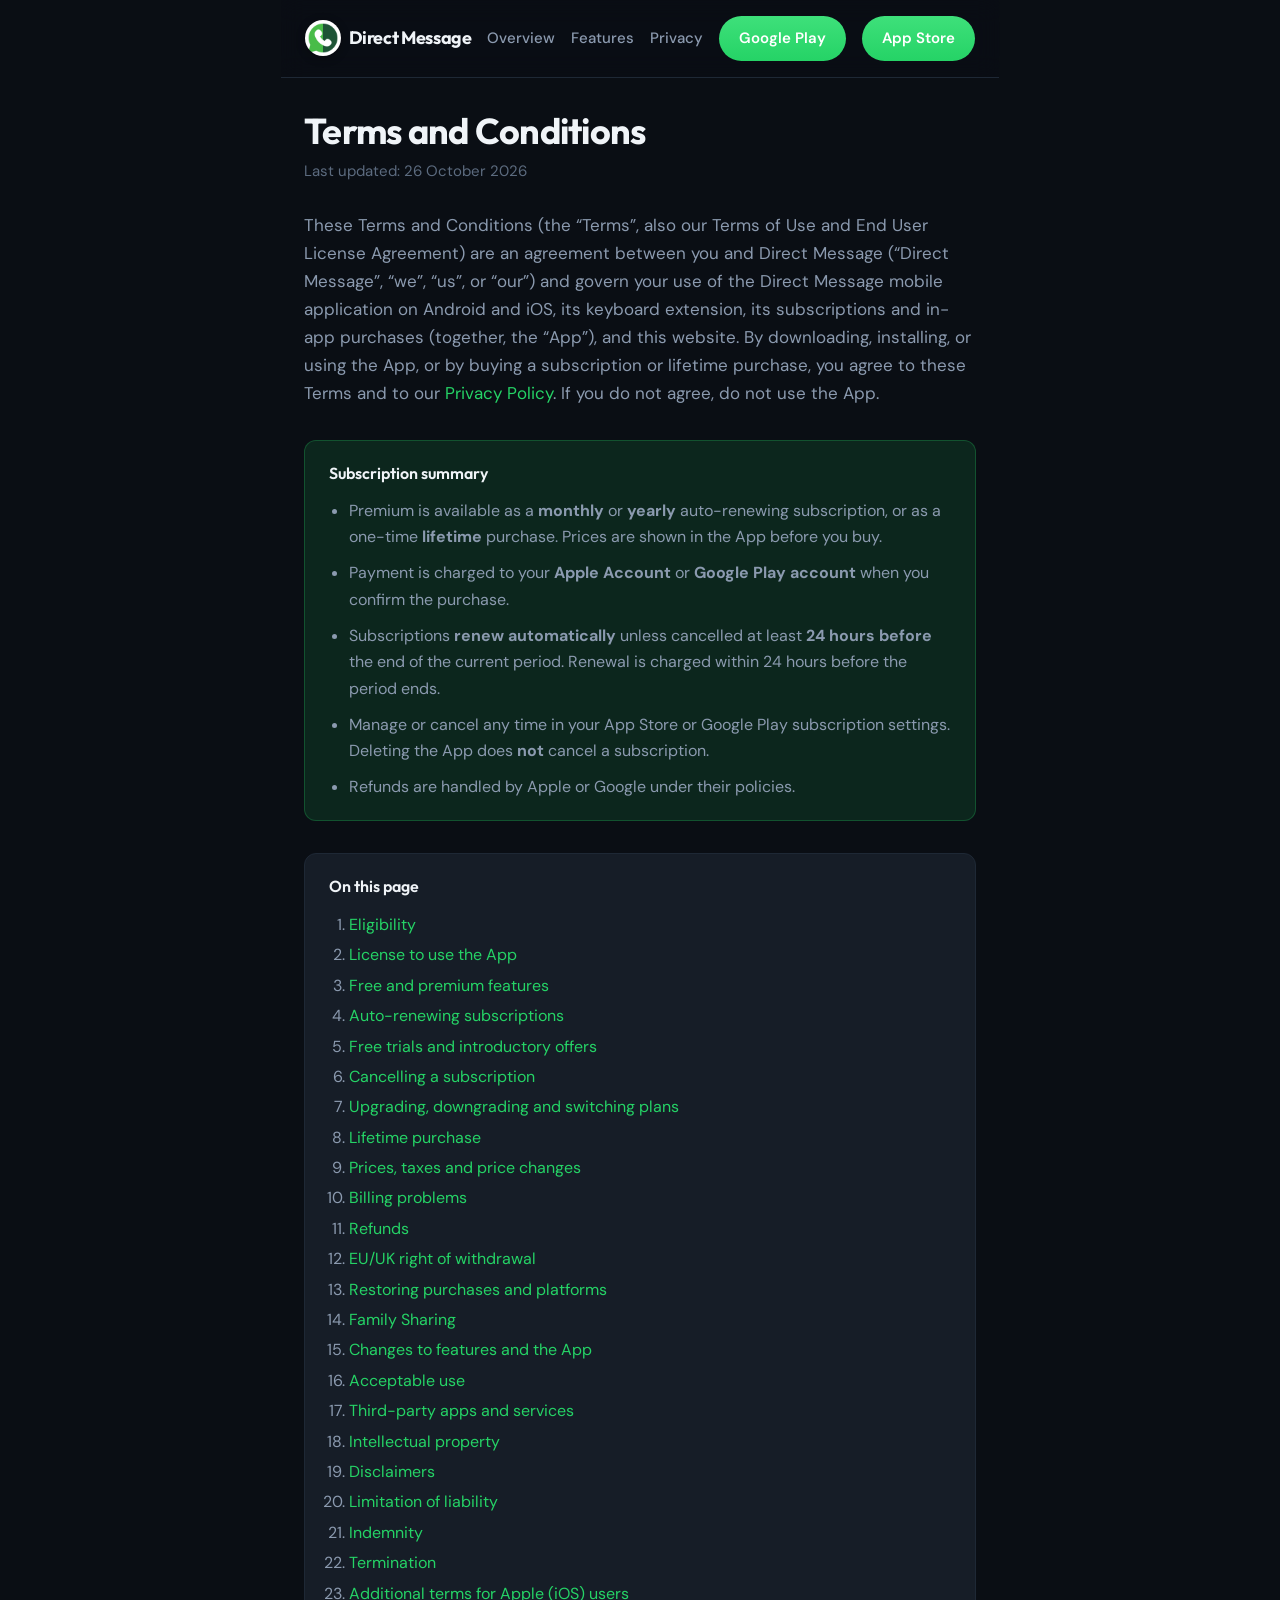
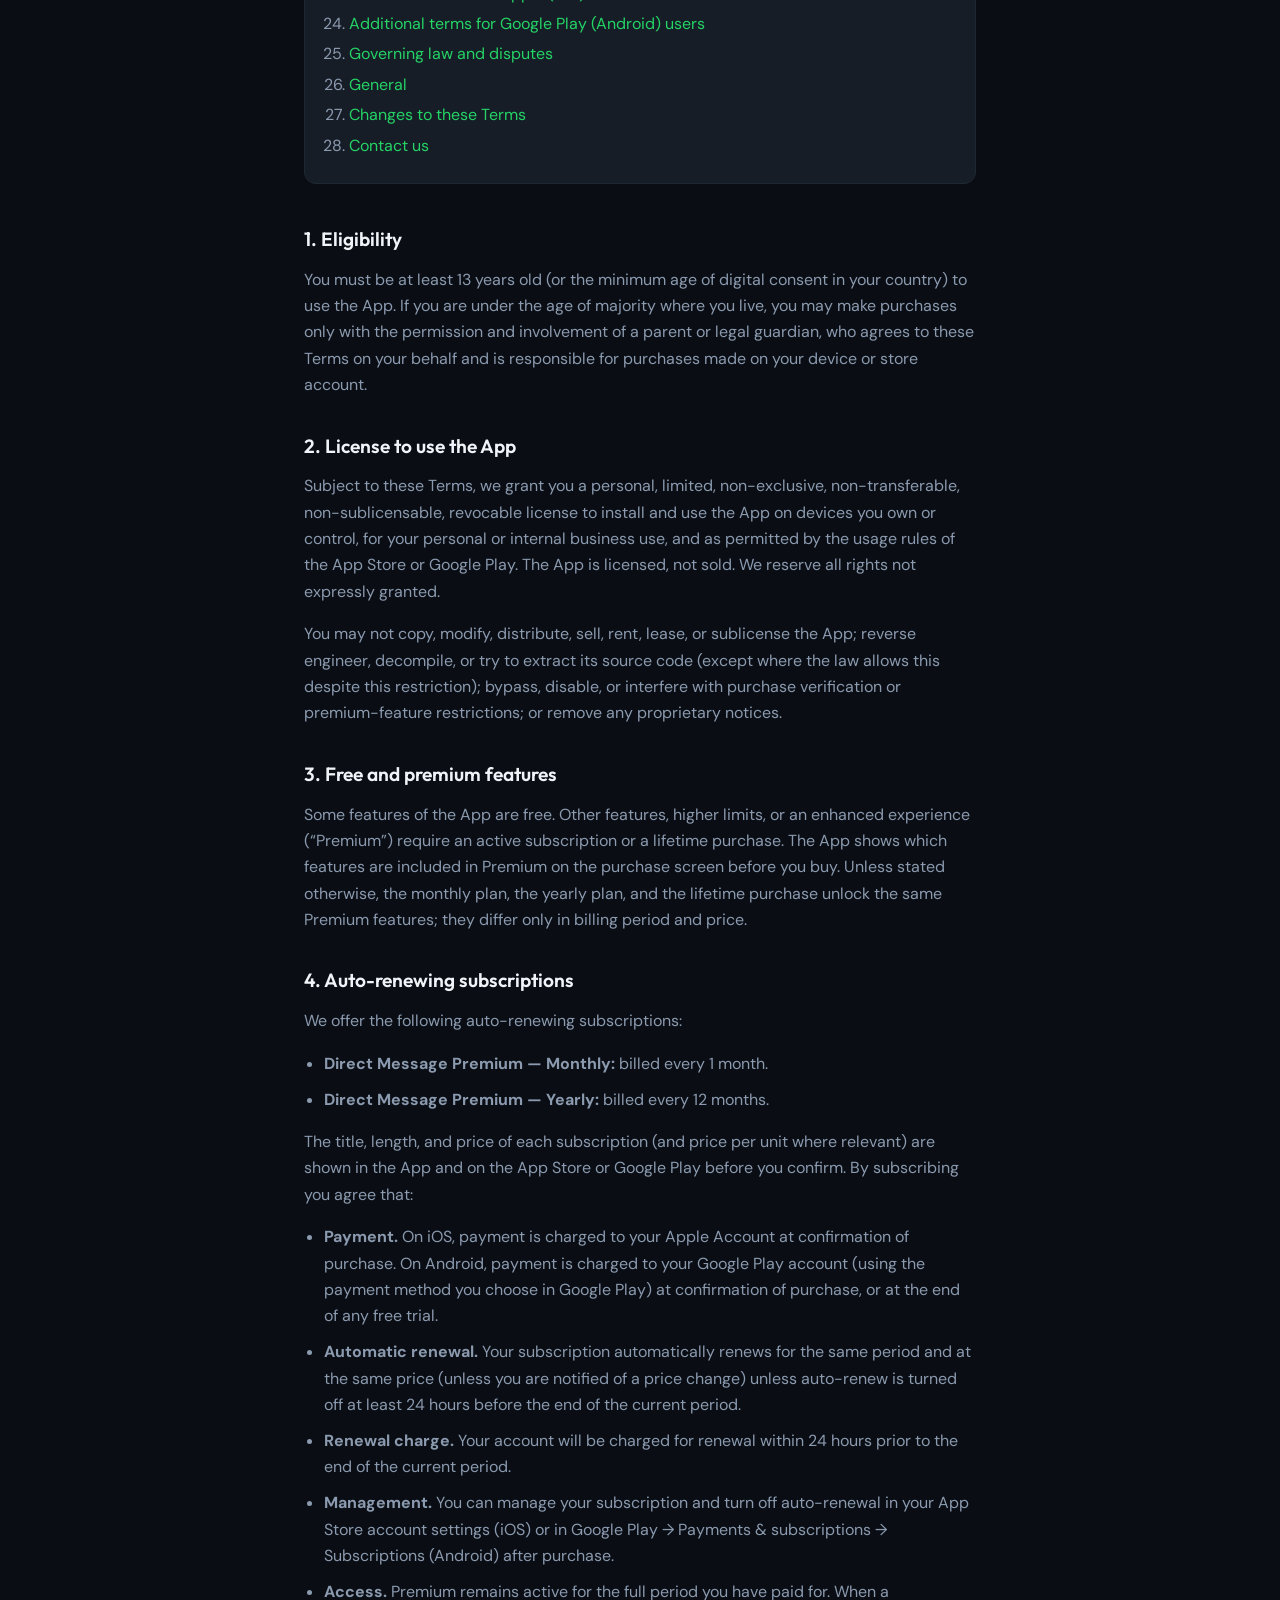
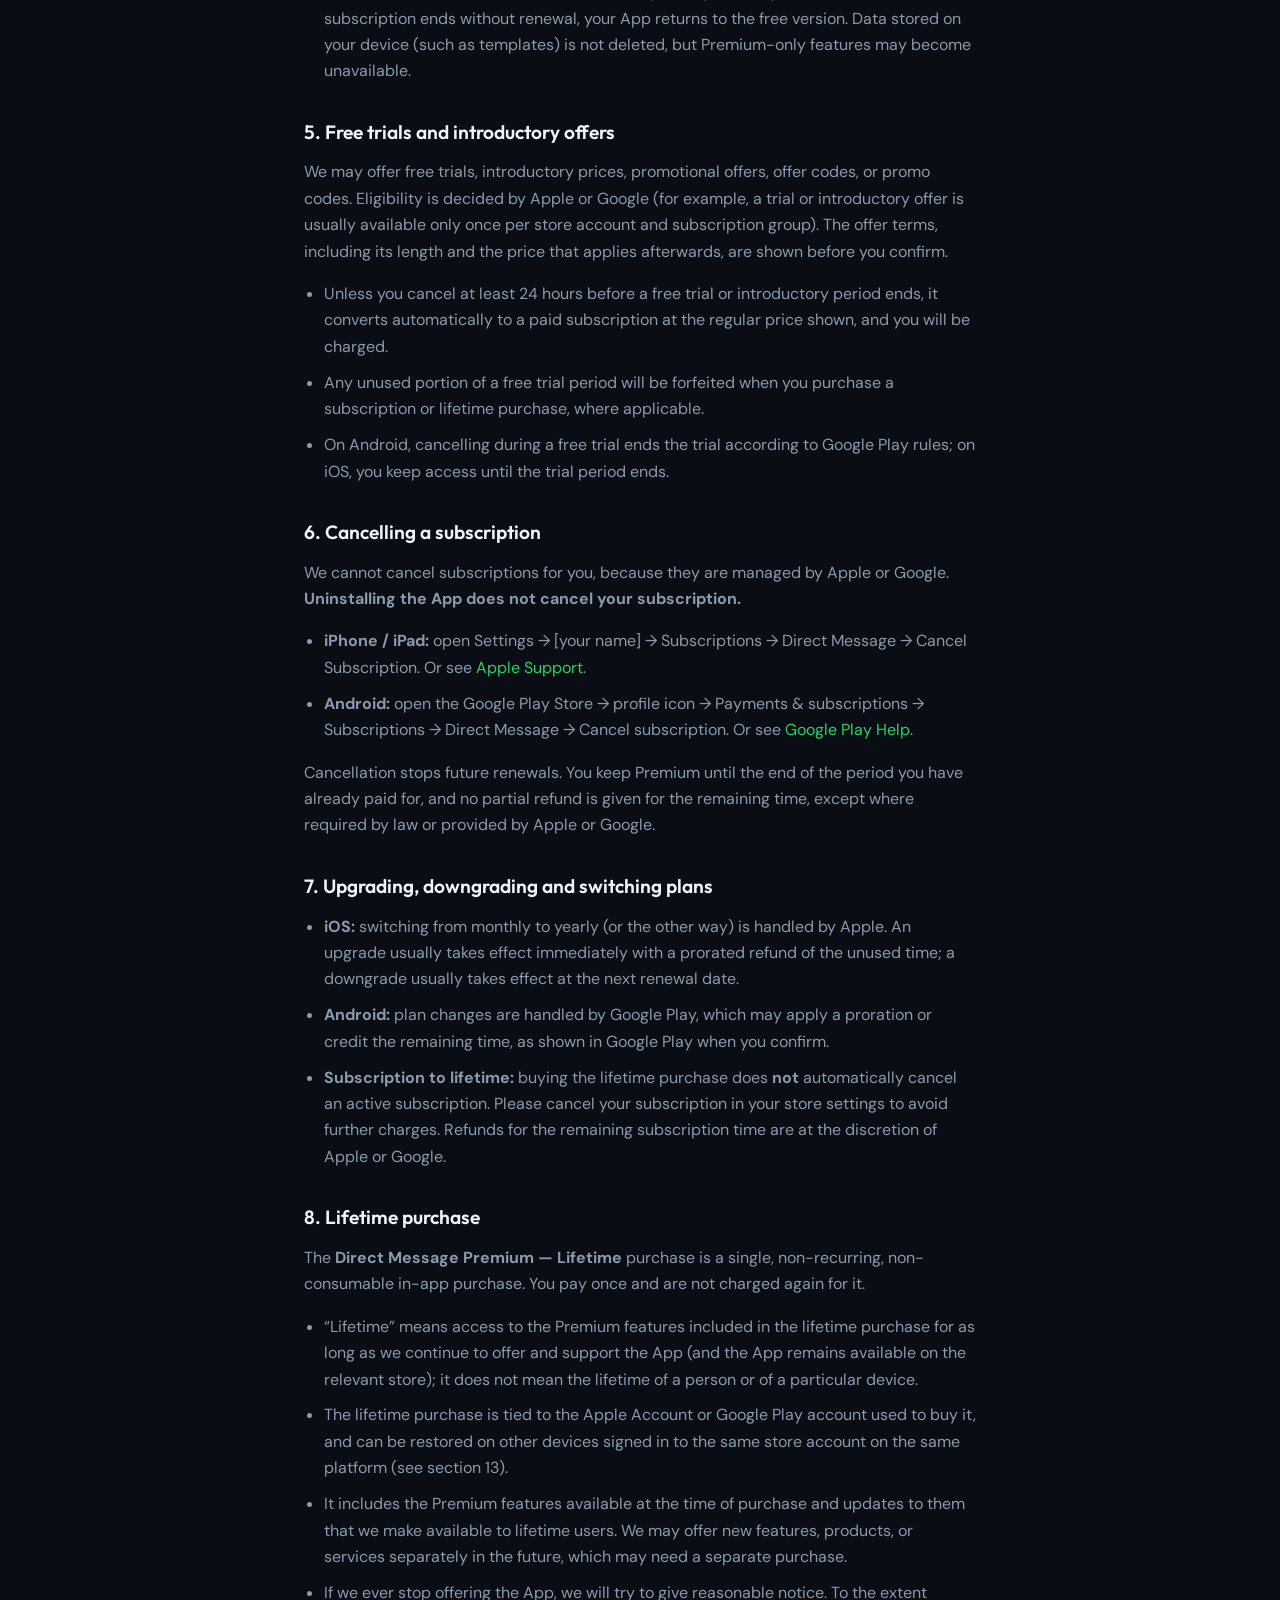
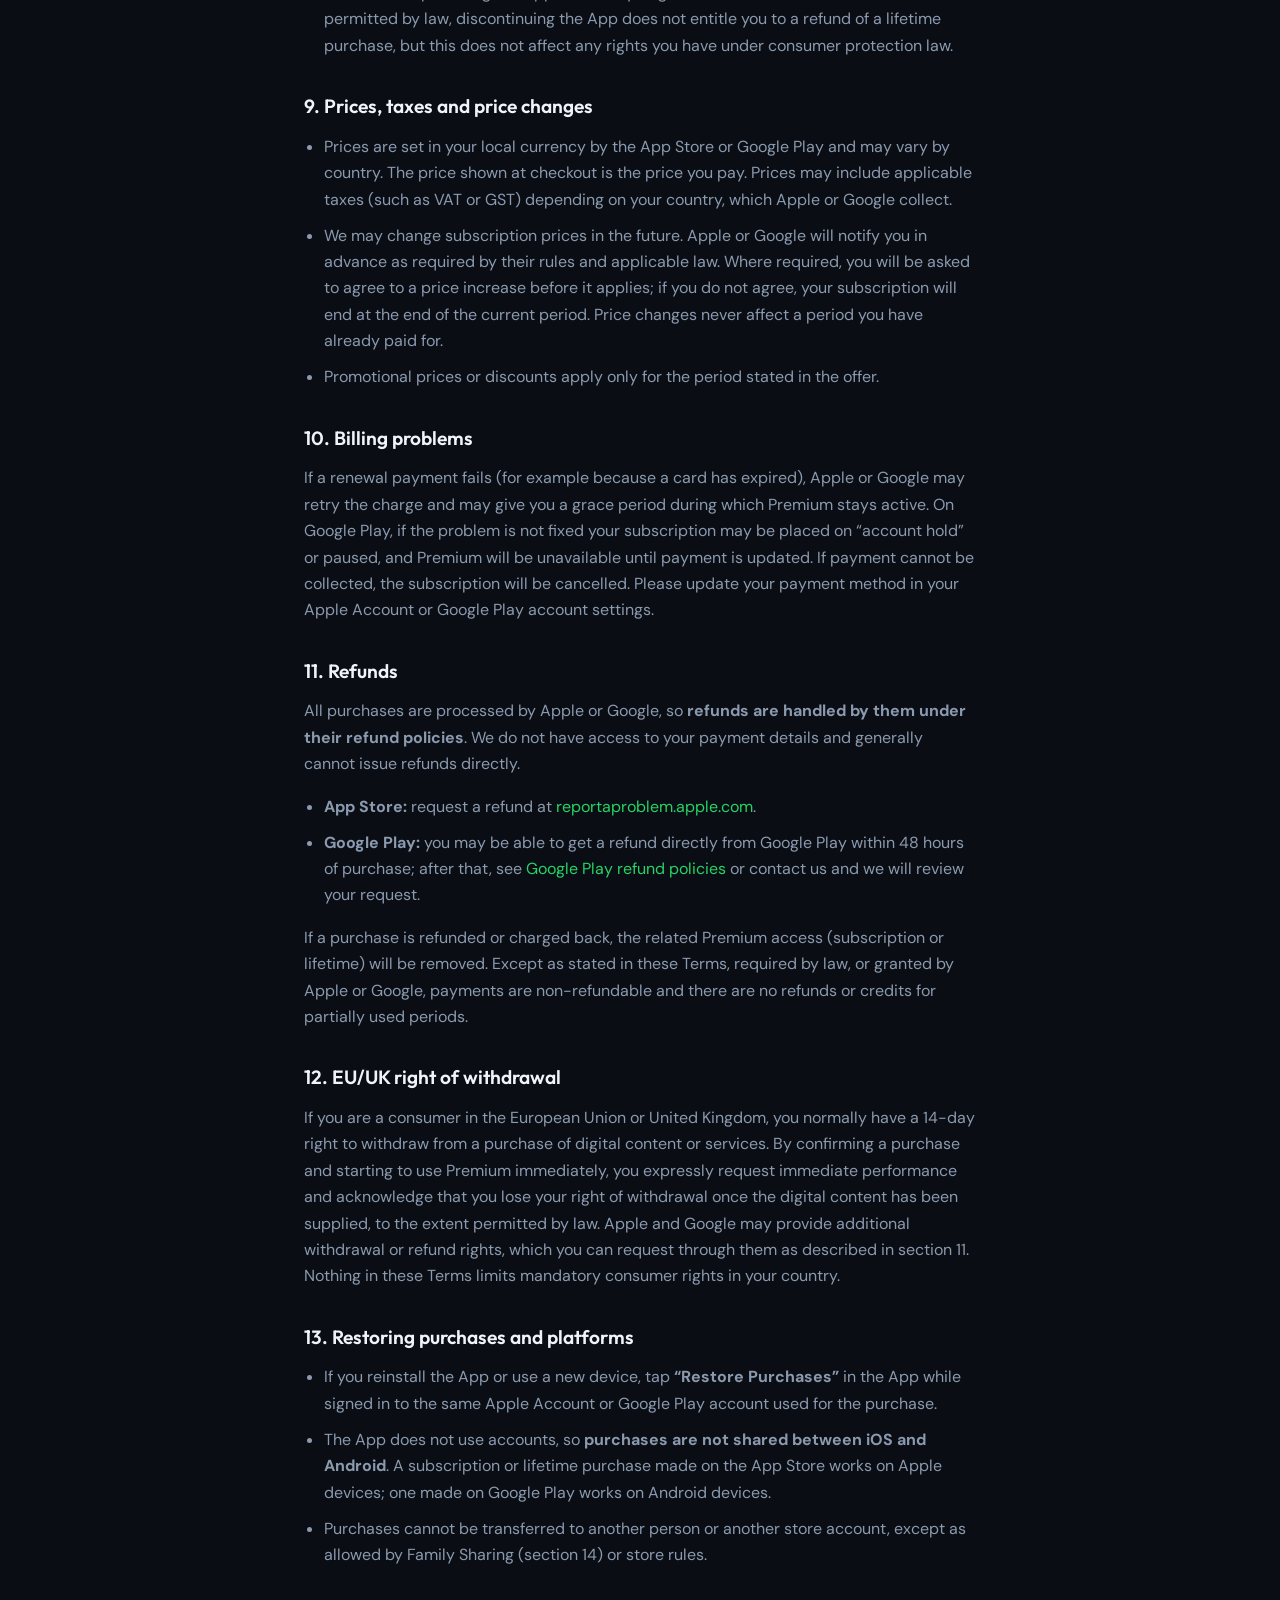
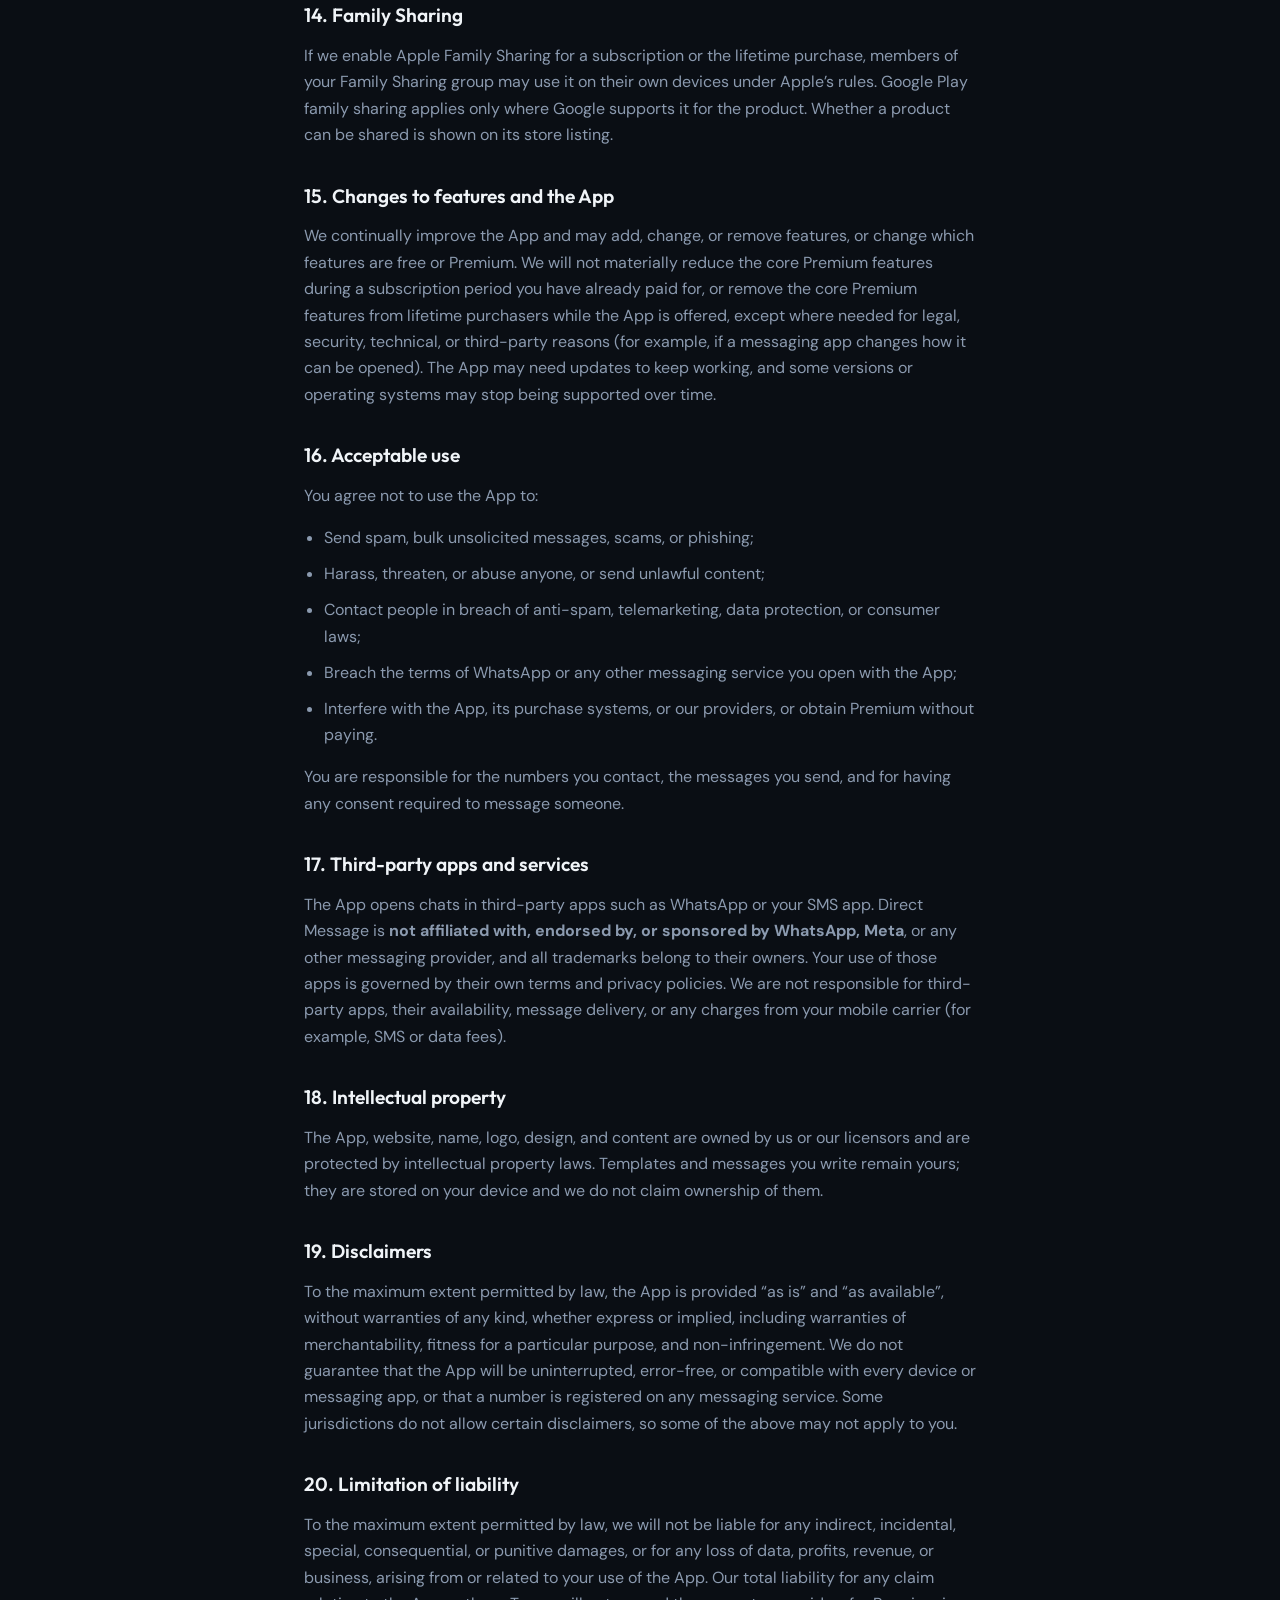
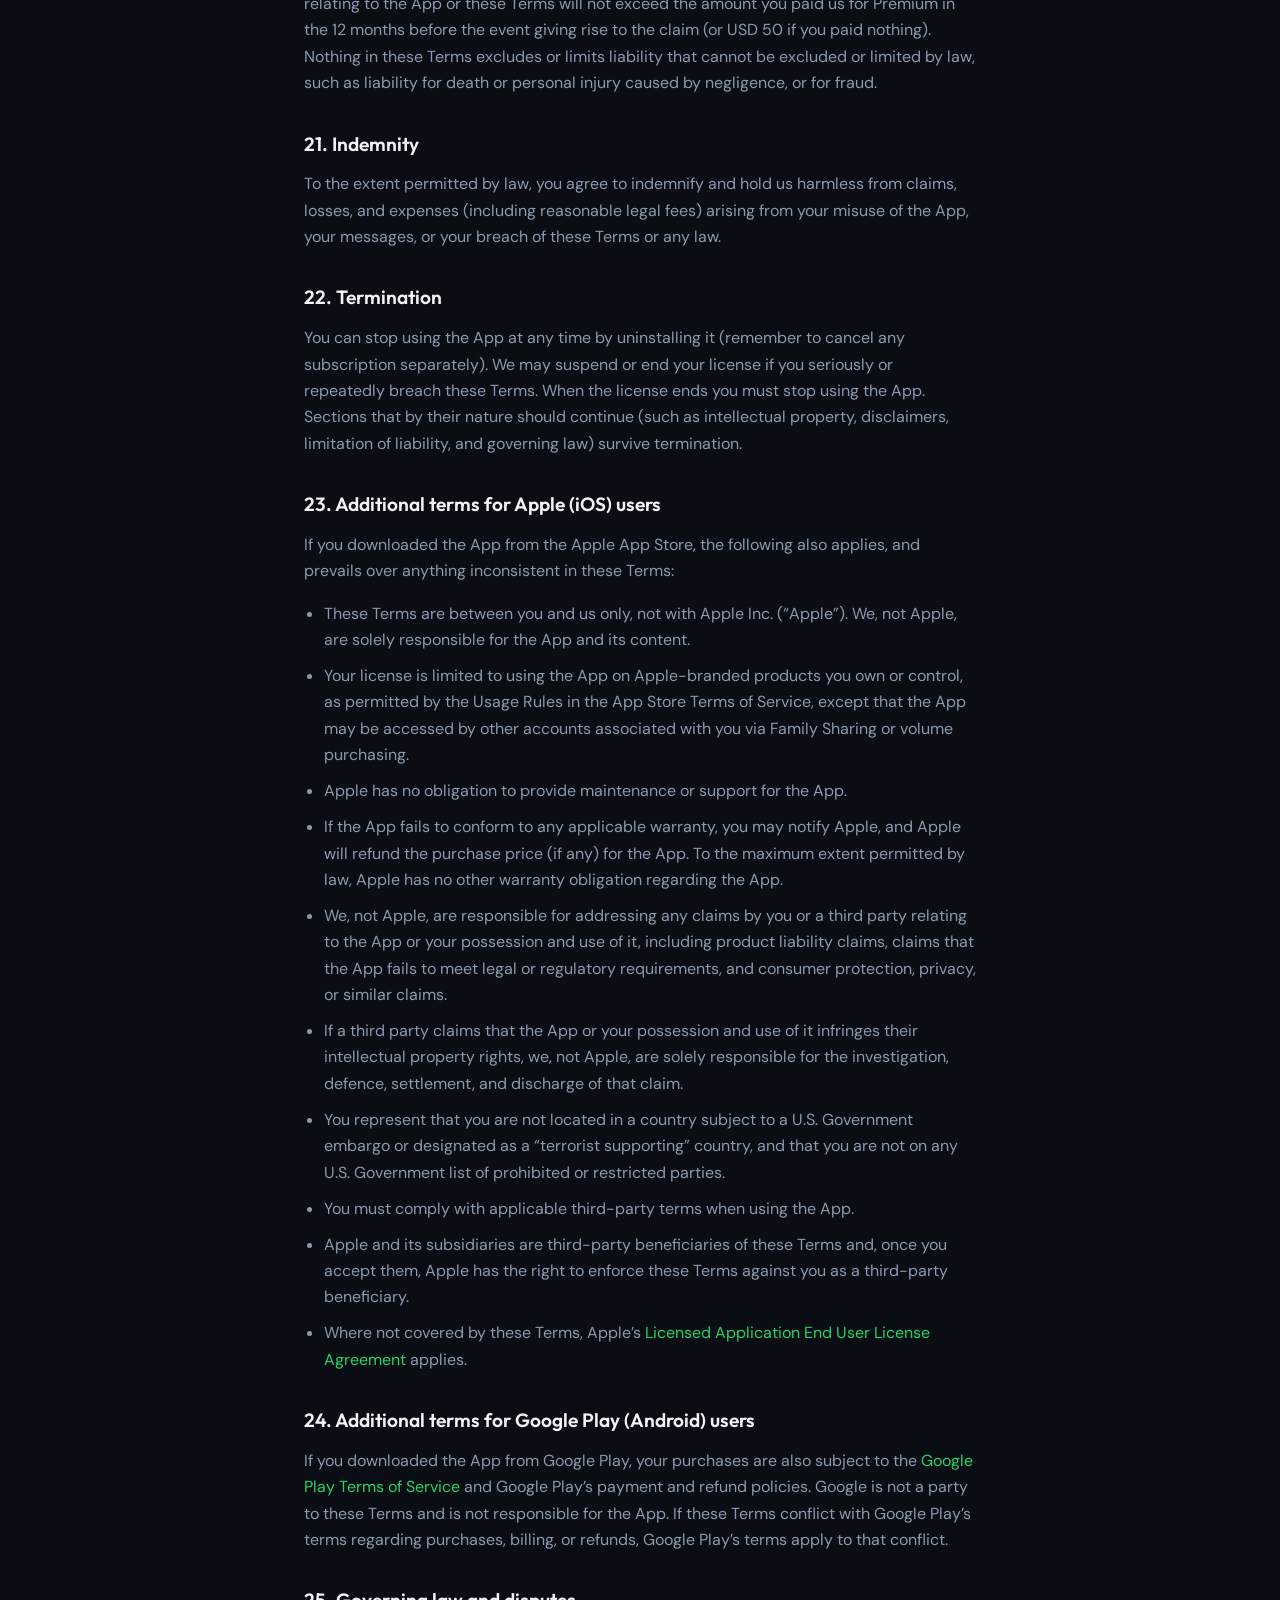
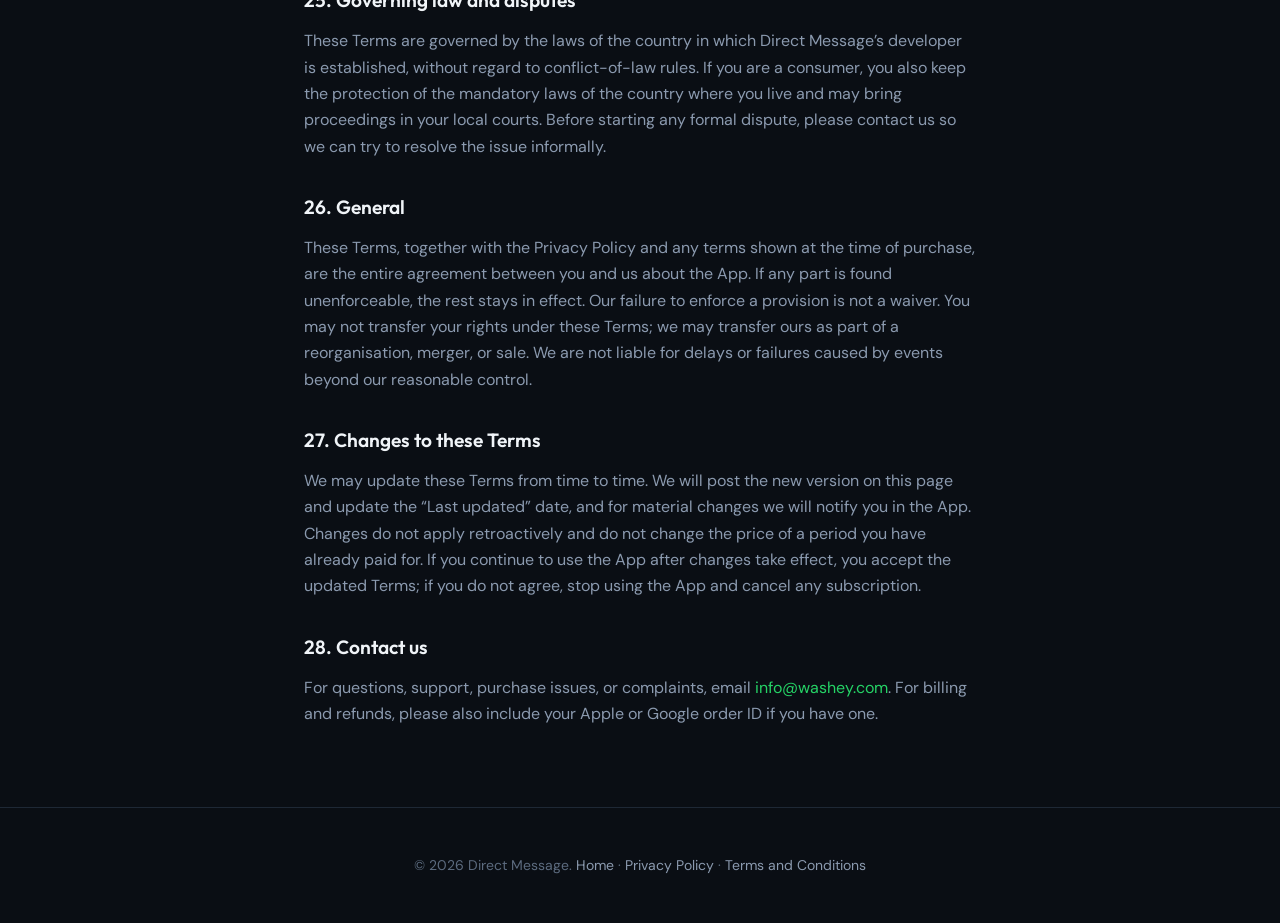
<file: Screens/TermsAndConditionsScreen.html>
<!DOCTYPE html>
<html lang="en">
  <head>
    <meta charset="utf-8" />
    <meta name="viewport" content="width=device-width, initial-scale=1" />
    <meta
      name="description"
      content="Terms and Conditions (Terms of Use / EULA) for Direct Message — including monthly and yearly auto-renewing subscriptions and lifetime purchases on the App Store and Google Play."
    />
    <title>Terms and Conditions — Direct Message</title>
    <link
      rel="icon"
      type="image/png"
      href="../WebsiteBrandAssetsImages/DirectMessageAppIconImage.png"
      sizes="any"
    />
    <link
      rel="apple-touch-icon"
      href="../WebsiteBrandAssetsImages/DirectMessageAppIconImage.png"
    />
    <link rel="stylesheet" href="../LandingPageStyles.css" />
  </head>
  <body class="legalPageBody">
    <header class="siteHeader">
      <a href="../index.html" class="siteLogo" aria-label="Direct Message home">
        <img
          class="siteLogoImage"
          src="../WebsiteBrandAssetsImages/DirectMessageAppIconImage.png"
          width="36"
          height="36"
          alt=""
          decoding="async"
        />
        Direct Message
      </a>
      <nav class="siteNav" aria-label="Primary">
        <a href="../index.html#overview">Overview</a>
        <a href="../index.html#features">Features</a>
        <a href="./PrivacyPolicyScreen.html">Privacy</a>
        <a class="buttonPrimary" data-play-store href="../index.html#download"
          >Google Play</a
        >
        <a class="buttonPrimary" data-app-store href="../index.html#download"
          >App Store</a
        >
      </nav>
    </header>

    <main class="legalPageMain">
      <article class="legalPageArticle">
        <h1 class="legalPageTitle">Terms and Conditions</h1>
        <p class="legalPageUpdated">
          Last updated: <time datetime="2026-10-26">26 October 2026</time>
        </p>
        <p class="legalPageIntro">
          These Terms and Conditions (the “Terms”, also our Terms of Use and End User
          License Agreement) are an agreement between you and Direct Message (“Direct
          Message”, “we”, “us”, or “our”) and govern your use of the Direct Message
          mobile application on Android and iOS, its keyboard extension, its
          subscriptions and in-app purchases (together, the “App”), and this website. By
          downloading, installing, or using the App, or by buying a subscription or
          lifetime purchase, you agree to these Terms and to our
          <a href="./PrivacyPolicyScreen.html">Privacy Policy</a>. If you do not agree,
          do not use the App.
        </p>

        <div class="legalPageNotice" role="note">
          <p class="legalPageNoticeTitle">Subscription summary</p>
          <ul class="legalPageList">
            <li>
              Premium is available as a <strong>monthly</strong> or
              <strong>yearly</strong> auto-renewing subscription, or as a one-time
              <strong>lifetime</strong> purchase. Prices are shown in the App before you
              buy.
            </li>
            <li>
              Payment is charged to your <strong>Apple Account</strong> or
              <strong>Google Play account</strong> when you confirm the purchase.
            </li>
            <li>
              Subscriptions <strong>renew automatically</strong> unless cancelled at
              least <strong>24 hours before</strong> the end of the current period.
              Renewal is charged within 24 hours before the period ends.
            </li>
            <li>
              Manage or cancel any time in your App Store or Google Play subscription
              settings. Deleting the App does <strong>not</strong> cancel a
              subscription.
            </li>
            <li>
              Refunds are handled by Apple or Google under their policies.
            </li>
          </ul>
        </div>

        <nav class="legalPageToc" aria-label="On this page">
          <p class="legalPageTocTitle">On this page</p>
          <ol class="legalPageList">
            <li><a href="#terms-eligibility">Eligibility</a></li>
            <li><a href="#terms-license">License to use the App</a></li>
            <li><a href="#terms-free-premium">Free and premium features</a></li>
            <li><a href="#terms-subscriptions">Auto-renewing subscriptions</a></li>
            <li><a href="#terms-trials">Free trials and introductory offers</a></li>
            <li><a href="#terms-cancel">Cancelling a subscription</a></li>
            <li><a href="#terms-change-plan">Upgrading, downgrading and switching plans</a></li>
            <li><a href="#terms-lifetime">Lifetime purchase</a></li>
            <li><a href="#terms-pricing">Prices, taxes and price changes</a></li>
            <li><a href="#terms-billing">Billing problems</a></li>
            <li><a href="#terms-refunds">Refunds</a></li>
            <li><a href="#terms-withdrawal">EU/UK right of withdrawal</a></li>
            <li><a href="#terms-restore">Restoring purchases and platforms</a></li>
            <li><a href="#terms-family">Family Sharing</a></li>
            <li><a href="#terms-changes-features">Changes to features and the App</a></li>
            <li><a href="#terms-acceptable">Acceptable use</a></li>
            <li><a href="#terms-third">Third-party apps and services</a></li>
            <li><a href="#terms-ip">Intellectual property</a></li>
            <li><a href="#terms-disclaimer">Disclaimers</a></li>
            <li><a href="#terms-liability">Limitation of liability</a></li>
            <li><a href="#terms-indemnity">Indemnity</a></li>
            <li><a href="#terms-termination">Termination</a></li>
            <li><a href="#terms-apple">Additional terms for Apple (iOS) users</a></li>
            <li><a href="#terms-google">Additional terms for Google Play (Android) users</a></li>
            <li><a href="#terms-law">Governing law and disputes</a></li>
            <li><a href="#terms-general">General</a></li>
            <li><a href="#terms-updates">Changes to these Terms</a></li>
            <li><a href="#terms-contact">Contact us</a></li>
          </ol>
        </nav>

        <section class="legalPageSection" aria-labelledby="terms-eligibility">
          <h2 id="terms-eligibility">1. Eligibility</h2>
          <p>
            You must be at least 13 years old (or the minimum age of digital consent in
            your country) to use the App. If you are under the age of majority where you
            live, you may make purchases only with the permission and involvement of a
            parent or legal guardian, who agrees to these Terms on your behalf and is
            responsible for purchases made on your device or store account.
          </p>
        </section>

        <section class="legalPageSection" aria-labelledby="terms-license">
          <h2 id="terms-license">2. License to use the App</h2>
          <p>
            Subject to these Terms, we grant you a personal, limited, non-exclusive,
            non-transferable, non-sublicensable, revocable license to install and use the
            App on devices you own or control, for your personal or internal business
            use, and as permitted by the usage rules of the App Store or Google Play. The
            App is licensed, not sold. We reserve all rights not expressly granted.
          </p>
          <p>
            You may not copy, modify, distribute, sell, rent, lease, or sublicense the
            App; reverse engineer, decompile, or try to extract its source code (except
            where the law allows this despite this restriction); bypass, disable, or
            interfere with purchase verification or premium-feature restrictions; or
            remove any proprietary notices.
          </p>
        </section>

        <section class="legalPageSection" aria-labelledby="terms-free-premium">
          <h2 id="terms-free-premium">3. Free and premium features</h2>
          <p>
            Some features of the App are free. Other features, higher limits, or an
            enhanced experience (“Premium”) require an active subscription or a lifetime
            purchase. The App shows which features are included in Premium on the
            purchase screen before you buy. Unless stated otherwise, the monthly plan,
            the yearly plan, and the lifetime purchase unlock the same Premium features;
            they differ only in billing period and price.
          </p>
        </section>

        <section class="legalPageSection" aria-labelledby="terms-subscriptions">
          <h2 id="terms-subscriptions">4. Auto-renewing subscriptions</h2>
          <p>We offer the following auto-renewing subscriptions:</p>
          <ul class="legalPageList">
            <li><strong>Direct Message Premium — Monthly:</strong> billed every 1 month.</li>
            <li><strong>Direct Message Premium — Yearly:</strong> billed every 12 months.</li>
          </ul>
          <p>
            The title, length, and price of each subscription (and price per unit where
            relevant) are shown in the App and on the App Store or Google Play before
            you confirm. By subscribing you agree that:
          </p>
          <ul class="legalPageList">
            <li>
              <strong>Payment.</strong> On iOS, payment is charged to your Apple Account
              at confirmation of purchase. On Android, payment is charged to your Google
              Play account (using the payment method you choose in Google Play) at
              confirmation of purchase, or at the end of any free trial.
            </li>
            <li>
              <strong>Automatic renewal.</strong> Your subscription automatically renews
              for the same period and at the same price (unless you are notified of a
              price change) unless auto-renew is turned off at least 24 hours before the
              end of the current period.
            </li>
            <li>
              <strong>Renewal charge.</strong> Your account will be charged for renewal
              within 24 hours prior to the end of the current period.
            </li>
            <li>
              <strong>Management.</strong> You can manage your subscription and turn off
              auto-renewal in your App Store account settings (iOS) or in Google Play
              → Payments &amp; subscriptions → Subscriptions (Android) after purchase.
            </li>
            <li>
              <strong>Access.</strong> Premium remains active for the full period you have
              paid for. When a subscription ends without renewal, your App returns to the
              free version. Data stored on your device (such as templates) is not
              deleted, but Premium-only features may become unavailable.
            </li>
          </ul>
        </section>

        <section class="legalPageSection" aria-labelledby="terms-trials">
          <h2 id="terms-trials">5. Free trials and introductory offers</h2>
          <p>
            We may offer free trials, introductory prices, promotional offers, offer
            codes, or promo codes. Eligibility is decided by Apple or Google (for
            example, a trial or introductory offer is usually available only once per
            store account and subscription group). The offer terms, including its length
            and the price that applies afterwards, are shown before you confirm.
          </p>
          <ul class="legalPageList">
            <li>
              Unless you cancel at least 24 hours before a free trial or introductory
              period ends, it converts automatically to a paid subscription at the
              regular price shown, and you will be charged.
            </li>
            <li>
              Any unused portion of a free trial period will be forfeited when you
              purchase a subscription or lifetime purchase, where applicable.
            </li>
            <li>
              On Android, cancelling during a free trial ends the trial according to
              Google Play rules; on iOS, you keep access until the trial period ends.
            </li>
          </ul>
        </section>

        <section class="legalPageSection" aria-labelledby="terms-cancel">
          <h2 id="terms-cancel">6. Cancelling a subscription</h2>
          <p>
            We cannot cancel subscriptions for you, because they are managed by Apple or
            Google. <strong>Uninstalling the App does not cancel your subscription.</strong>
          </p>
          <ul class="legalPageList">
            <li>
              <strong>iPhone / iPad:</strong> open Settings → [your name] → Subscriptions
              → Direct Message → Cancel Subscription. Or see
              <a href="https://support.apple.com/en-us/118428" rel="noopener noreferrer" target="_blank">Apple Support</a>.
            </li>
            <li>
              <strong>Android:</strong> open the Google Play Store → profile icon →
              Payments &amp; subscriptions → Subscriptions → Direct Message → Cancel
              subscription. Or see
              <a href="https://support.google.com/googleplay/answer/7018481" rel="noopener noreferrer" target="_blank">Google Play Help</a>.
            </li>
          </ul>
          <p>
            Cancellation stops future renewals. You keep Premium until the end of the
            period you have already paid for, and no partial refund is given for the
            remaining time, except where required by law or provided by Apple or Google.
          </p>
        </section>

        <section class="legalPageSection" aria-labelledby="terms-change-plan">
          <h2 id="terms-change-plan">7. Upgrading, downgrading and switching plans</h2>
          <ul class="legalPageList">
            <li>
              <strong>iOS:</strong> switching from monthly to yearly (or the other way)
              is handled by Apple. An upgrade usually takes effect immediately with a
              prorated refund of the unused time; a downgrade usually takes effect at the
              next renewal date.
            </li>
            <li>
              <strong>Android:</strong> plan changes are handled by Google Play, which
              may apply a proration or credit the remaining time, as shown in Google Play
              when you confirm.
            </li>
            <li>
              <strong>Subscription to lifetime:</strong> buying the lifetime purchase does
              <strong>not</strong> automatically cancel an active subscription. Please
              cancel your subscription in your store settings to avoid further charges.
              Refunds for the remaining subscription time are at the discretion of Apple
              or Google.
            </li>
          </ul>
        </section>

        <section class="legalPageSection" aria-labelledby="terms-lifetime">
          <h2 id="terms-lifetime">8. Lifetime purchase</h2>
          <p>
            The <strong>Direct Message Premium — Lifetime</strong> purchase is a single,
            non-recurring, non-consumable in-app purchase. You pay once and are not
            charged again for it.
          </p>
          <ul class="legalPageList">
            <li>
              “Lifetime” means access to the Premium features included in the lifetime
              purchase for as long as we continue to offer and support the App (and the
              App remains available on the relevant store); it does not mean the lifetime
              of a person or of a particular device.
            </li>
            <li>
              The lifetime purchase is tied to the Apple Account or Google Play account
              used to buy it, and can be restored on other devices signed in to the same
              store account on the same platform (see section 13).
            </li>
            <li>
              It includes the Premium features available at the time of purchase and
              updates to them that we make available to lifetime users. We may offer new
              features, products, or services separately in the future, which may need a
              separate purchase.
            </li>
            <li>
              If we ever stop offering the App, we will try to give reasonable notice. To
              the extent permitted by law, discontinuing the App does not entitle you to a
              refund of a lifetime purchase, but this does not affect any rights you have
              under consumer protection law.
            </li>
          </ul>
        </section>

        <section class="legalPageSection" aria-labelledby="terms-pricing">
          <h2 id="terms-pricing">9. Prices, taxes and price changes</h2>
          <ul class="legalPageList">
            <li>
              Prices are set in your local currency by the App Store or Google Play and
              may vary by country. The price shown at checkout is the price you pay. Prices
              may include applicable taxes (such as VAT or GST) depending on your country,
              which Apple or Google collect.
            </li>
            <li>
              We may change subscription prices in the future. Apple or Google will notify
              you in advance as required by their rules and applicable law. Where
              required, you will be asked to agree to a price increase before it applies;
              if you do not agree, your subscription will end at the end of the current
              period. Price changes never affect a period you have already paid for.
            </li>
            <li>
              Promotional prices or discounts apply only for the period stated in the
              offer.
            </li>
          </ul>
        </section>

        <section class="legalPageSection" aria-labelledby="terms-billing">
          <h2 id="terms-billing">10. Billing problems</h2>
          <p>
            If a renewal payment fails (for example because a card has expired), Apple
            or Google may retry the charge and may give you a grace period during which
            Premium stays active. On Google Play, if the problem is not fixed your
            subscription may be placed on “account hold” or paused, and Premium will be
            unavailable until payment is updated. If payment cannot be collected, the
            subscription will be cancelled. Please update your payment method in your
            Apple Account or Google Play account settings.
          </p>
        </section>

        <section class="legalPageSection" aria-labelledby="terms-refunds">
          <h2 id="terms-refunds">11. Refunds</h2>
          <p>
            All purchases are processed by Apple or Google, so <strong>refunds are
            handled by them under their refund policies</strong>. We do not have access
            to your payment details and generally cannot issue refunds directly.
          </p>
          <ul class="legalPageList">
            <li>
              <strong>App Store:</strong> request a refund at
              <a href="https://reportaproblem.apple.com" rel="noopener noreferrer" target="_blank">reportaproblem.apple.com</a>.
            </li>
            <li>
              <strong>Google Play:</strong> you may be able to get a refund directly from
              Google Play within 48 hours of purchase; after that, see
              <a href="https://support.google.com/googleplay/answer/2479637" rel="noopener noreferrer" target="_blank">Google Play refund policies</a>
              or contact us and we will review your request.
            </li>
          </ul>
          <p>
            If a purchase is refunded or charged back, the related Premium access
            (subscription or lifetime) will be removed. Except as stated in these Terms,
            required by law, or granted by Apple or Google, payments are non-refundable
            and there are no refunds or credits for partially used periods.
          </p>
        </section>

        <section class="legalPageSection" aria-labelledby="terms-withdrawal">
          <h2 id="terms-withdrawal">12. EU/UK right of withdrawal</h2>
          <p>
            If you are a consumer in the European Union or United Kingdom, you normally
            have a 14-day right to withdraw from a purchase of digital content or
            services. By confirming a purchase and starting to use Premium immediately,
            you expressly request immediate performance and acknowledge that you lose
            your right of withdrawal once the digital content has been supplied, to the
            extent permitted by law. Apple and Google may provide additional withdrawal or
            refund rights, which you can request through them as described in section 11.
            Nothing in these Terms limits mandatory consumer rights in your country.
          </p>
        </section>

        <section class="legalPageSection" aria-labelledby="terms-restore">
          <h2 id="terms-restore">13. Restoring purchases and platforms</h2>
          <ul class="legalPageList">
            <li>
              If you reinstall the App or use a new device, tap
              <strong>“Restore Purchases”</strong> in the App while signed in to the same
              Apple Account or Google Play account used for the purchase.
            </li>
            <li>
              The App does not use accounts, so <strong>purchases are not shared between
              iOS and Android</strong>. A subscription or lifetime purchase made on the App
              Store works on Apple devices; one made on Google Play works on Android
              devices.
            </li>
            <li>
              Purchases cannot be transferred to another person or another store account,
              except as allowed by Family Sharing (section 14) or store rules.
            </li>
          </ul>
        </section>

        <section class="legalPageSection" aria-labelledby="terms-family">
          <h2 id="terms-family">14. Family Sharing</h2>
          <p>
            If we enable Apple Family Sharing for a subscription or the lifetime
            purchase, members of your Family Sharing group may use it on their own
            devices under Apple’s rules. Google Play family sharing applies only where
            Google supports it for the product. Whether a product can be shared is shown
            on its store listing.
          </p>
        </section>

        <section class="legalPageSection" aria-labelledby="terms-changes-features">
          <h2 id="terms-changes-features">15. Changes to features and the App</h2>
          <p>
            We continually improve the App and may add, change, or remove features, or
            change which features are free or Premium. We will not materially reduce the
            core Premium features during a subscription period you have already paid for,
            or remove the core Premium features from lifetime purchasers while the App is
            offered, except where needed for legal, security, technical, or third-party
            reasons (for example, if a messaging app changes how it can be opened). The
            App may need updates to keep working, and some versions or operating systems
            may stop being supported over time.
          </p>
        </section>

        <section class="legalPageSection" aria-labelledby="terms-acceptable">
          <h2 id="terms-acceptable">16. Acceptable use</h2>
          <p>You agree not to use the App to:</p>
          <ul class="legalPageList">
            <li>Send spam, bulk unsolicited messages, scams, or phishing;</li>
            <li>Harass, threaten, or abuse anyone, or send unlawful content;</li>
            <li>
              Contact people in breach of anti-spam, telemarketing, data protection, or
              consumer laws;
            </li>
            <li>
              Breach the terms of WhatsApp or any other messaging service you open with
              the App;
            </li>
            <li>
              Interfere with the App, its purchase systems, or our providers, or obtain
              Premium without paying.
            </li>
          </ul>
          <p>
            You are responsible for the numbers you contact, the messages you send, and
            for having any consent required to message someone.
          </p>
        </section>

        <section class="legalPageSection" aria-labelledby="terms-third">
          <h2 id="terms-third">17. Third-party apps and services</h2>
          <p>
            The App opens chats in third-party apps such as WhatsApp or your SMS app.
            Direct Message is <strong>not affiliated with, endorsed by, or sponsored by
            WhatsApp, Meta</strong>, or any other messaging provider, and all trademarks
            belong to their owners. Your use of those apps is governed by their own terms
            and privacy policies. We are not responsible for third-party apps, their
            availability, message delivery, or any charges from your mobile carrier
            (for example, SMS or data fees).
          </p>
        </section>

        <section class="legalPageSection" aria-labelledby="terms-ip">
          <h2 id="terms-ip">18. Intellectual property</h2>
          <p>
            The App, website, name, logo, design, and content are owned by us or our
            licensors and are protected by intellectual property laws. Templates and
            messages you write remain yours; they are stored on your device and we do not
            claim ownership of them.
          </p>
        </section>

        <section class="legalPageSection" aria-labelledby="terms-disclaimer">
          <h2 id="terms-disclaimer">19. Disclaimers</h2>
          <p>
            To the maximum extent permitted by law, the App is provided “as is” and “as
            available”, without warranties of any kind, whether express or implied,
            including warranties of merchantability, fitness for a particular purpose,
            and non-infringement. We do not guarantee that the App will be uninterrupted,
            error-free, or compatible with every device or messaging app, or that a
            number is registered on any messaging service. Some jurisdictions do not
            allow certain disclaimers, so some of the above may not apply to you.
          </p>
        </section>

        <section class="legalPageSection" aria-labelledby="terms-liability">
          <h2 id="terms-liability">20. Limitation of liability</h2>
          <p>
            To the maximum extent permitted by law, we will not be liable for any
            indirect, incidental, special, consequential, or punitive damages, or for any
            loss of data, profits, revenue, or business, arising from or related to your
            use of the App. Our total liability for any claim relating to the App or
            these Terms will not exceed the amount you paid us for Premium in the 12
            months before the event giving rise to the claim (or USD 50 if you paid
            nothing). Nothing in these Terms excludes or limits liability that cannot be
            excluded or limited by law, such as liability for death or personal injury
            caused by negligence, or for fraud.
          </p>
        </section>

        <section class="legalPageSection" aria-labelledby="terms-indemnity">
          <h2 id="terms-indemnity">21. Indemnity</h2>
          <p>
            To the extent permitted by law, you agree to indemnify and hold us harmless
            from claims, losses, and expenses (including reasonable legal fees) arising
            from your misuse of the App, your messages, or your breach of these Terms or
            any law.
          </p>
        </section>

        <section class="legalPageSection" aria-labelledby="terms-termination">
          <h2 id="terms-termination">22. Termination</h2>
          <p>
            You can stop using the App at any time by uninstalling it (remember to cancel
            any subscription separately). We may suspend or end your license if you
            seriously or repeatedly breach these Terms. When the license ends you must
            stop using the App. Sections that by their nature should continue (such as
            intellectual property, disclaimers, limitation of liability, and governing
            law) survive termination.
          </p>
        </section>

        <section class="legalPageSection" aria-labelledby="terms-apple">
          <h2 id="terms-apple">23. Additional terms for Apple (iOS) users</h2>
          <p>
            If you downloaded the App from the Apple App Store, the following also
            applies, and prevails over anything inconsistent in these Terms:
          </p>
          <ul class="legalPageList">
            <li>
              These Terms are between you and us only, not with Apple Inc. (“Apple”). We,
              not Apple, are solely responsible for the App and its content.
            </li>
            <li>
              Your license is limited to using the App on Apple-branded products you own
              or control, as permitted by the Usage Rules in the App Store Terms of
              Service, except that the App may be accessed by other accounts associated
              with you via Family Sharing or volume purchasing.
            </li>
            <li>
              Apple has no obligation to provide maintenance or support for the App.
            </li>
            <li>
              If the App fails to conform to any applicable warranty, you may notify
              Apple, and Apple will refund the purchase price (if any) for the App. To the
              maximum extent permitted by law, Apple has no other warranty obligation
              regarding the App.
            </li>
            <li>
              We, not Apple, are responsible for addressing any claims by you or a third
              party relating to the App or your possession and use of it, including
              product liability claims, claims that the App fails to meet legal or
              regulatory requirements, and consumer protection, privacy, or similar
              claims.
            </li>
            <li>
              If a third party claims that the App or your possession and use of it
              infringes their intellectual property rights, we, not Apple, are solely
              responsible for the investigation, defence, settlement, and discharge of
              that claim.
            </li>
            <li>
              You represent that you are not located in a country subject to a U.S.
              Government embargo or designated as a “terrorist supporting” country, and
              that you are not on any U.S. Government list of prohibited or restricted
              parties.
            </li>
            <li>
              You must comply with applicable third-party terms when using the App.
            </li>
            <li>
              Apple and its subsidiaries are third-party beneficiaries of these Terms and,
              once you accept them, Apple has the right to enforce these Terms against you
              as a third-party beneficiary.
            </li>
            <li>
              Where not covered by these Terms, Apple’s
              <a href="https://www.apple.com/legal/internet-services/itunes/dev/stdeula/" rel="noopener noreferrer" target="_blank">Licensed Application End User License Agreement</a>
              applies.
            </li>
          </ul>
        </section>

        <section class="legalPageSection" aria-labelledby="terms-google">
          <h2 id="terms-google">24. Additional terms for Google Play (Android) users</h2>
          <p>
            If you downloaded the App from Google Play, your purchases are also subject
            to the
            <a href="https://play.google.com/about/play-terms/" rel="noopener noreferrer" target="_blank">Google Play Terms of Service</a>
            and Google Play’s payment and refund policies. Google is not a party to these
            Terms and is not responsible for the App. If these Terms conflict with Google
            Play’s terms regarding purchases, billing, or refunds, Google Play’s terms
            apply to that conflict.
          </p>
        </section>

        <section class="legalPageSection" aria-labelledby="terms-law">
          <h2 id="terms-law">25. Governing law and disputes</h2>
          <p>
            These Terms are governed by the laws of the country in which Direct Message’s
            developer is established, without regard to conflict-of-law rules. If you are
            a consumer, you also keep the protection of the mandatory laws of the country
            where you live and may bring proceedings in your local courts. Before
            starting any formal dispute, please contact us so we can try to resolve the
            issue informally.
          </p>
        </section>

        <section class="legalPageSection" aria-labelledby="terms-general">
          <h2 id="terms-general">26. General</h2>
          <p>
            These Terms, together with the Privacy Policy and any terms shown at the time
            of purchase, are the entire agreement between you and us about the App. If
            any part is found unenforceable, the rest stays in effect. Our failure to
            enforce a provision is not a waiver. You may not transfer your rights under
            these Terms; we may transfer ours as part of a reorganisation, merger, or sale.
            We are not liable for delays or failures caused by events beyond our
            reasonable control.
          </p>
        </section>

        <section class="legalPageSection" aria-labelledby="terms-updates">
          <h2 id="terms-updates">27. Changes to these Terms</h2>
          <p>
            We may update these Terms from time to time. We will post the new version on
            this page and update the “Last updated” date, and for material changes we
            will notify you in the App. Changes do not apply retroactively and do not
            change the price of a period you have already paid for. If you continue to use
            the App after changes take effect, you accept the updated Terms; if you do not
            agree, stop using the App and cancel any subscription.
          </p>
        </section>

        <section class="legalPageSection" aria-labelledby="terms-contact">
          <h2 id="terms-contact">28. Contact us</h2>
          <p>
            For questions, support, purchase issues, or complaints, email
            <a href="mailto:info@washey.com">info@washey.com</a>. For billing and
            refunds, please also include your Apple or Google order ID if you have one.
          </p>
        </section>
      </article>
    </main>

    <footer class="siteFooter">
      <p>
        © <span id="currentYear"></span> Direct Message.
        <a href="../index.html">Home</a>
        ·
        <a href="./PrivacyPolicyScreen.html">Privacy Policy</a>
        ·
        <a href="./TermsAndConditionsScreen.html">Terms and Conditions</a>
      </p>
    </footer>

    <script src="../CommonWebsiteConstants.js"></script>
    <script>
      (function SetCurrentYearInFooter() {
        var yearElement = document.getElementById("currentYear");
        if (yearElement) {
          yearElement.textContent = String(new Date().getFullYear());
        }
      })();
    </script>
  </body>
</html>
</file>
<file: LandingPageStyles.css>
@import url("https://fonts.googleapis.com/css2?family=DM+Sans:ital,opsz,wght@0,9..40,400;0,9..40,500;0,9..40,600;0,9..40,700;1,9..40,400&family=Outfit:wght@500;600;700&display=swap");
@import "./CommonColorsAndVariables.css";

*,
*::before,
*::after {
  box-sizing: border-box;
}

html {
  scroll-behavior: smooth;
}

body {
  margin: 0;
  font-family: var(--fontFamilyBase);
  font-size: 1rem;
  line-height: 1.6;
  color: var(--colorTextPrimary);
  background: var(--colorBackgroundDeep);
  -webkit-font-smoothing: antialiased;
}

a {
  color: var(--colorAccentPrimary);
  text-decoration: none;
}

a:hover {
  text-decoration: underline;
}

.siteHeader {
  position: sticky;
  top: 0;
  z-index: 100;
  display: flex;
  flex-wrap: wrap;
  align-items: center;
  justify-content: space-between;
  gap: 1rem;
  padding: 1rem 1.5rem;
  max-width: var(--maxWidthContent);
  margin: 0 auto;
  background: rgba(10, 14, 20, 0.85);
  backdrop-filter: blur(12px);
  border-bottom: 1px solid var(--colorSurfaceBorder);
}

.siteLogo {
  font-family: var(--fontFamilyDisplay);
  font-weight: 700;
  font-size: 1.125rem;
  letter-spacing: -0.02em;
  color: var(--colorTextPrimary);
  display: flex;
  align-items: center;
  gap: 0.5rem;
}

.siteLogoImage {
  width: 36px;
  height: 36px;
  border-radius: 50%;
  display: block;
  object-fit: contain;
  flex-shrink: 0;
  box-shadow: 0 2px 10px rgba(0, 0, 0, 0.25);
}

.siteNav {
  display: flex;
  flex-wrap: wrap;
  gap: 0.65rem 1rem;
  align-items: center;
  justify-content: flex-end;
  max-width: min(100%, 52rem);
}

.siteNav a {
  color: var(--colorTextSecondary);
  font-weight: 500;
  font-size: 0.9375rem;
  text-decoration: none;
}

.siteNav a:hover {
  color: var(--colorTextPrimary);
  text-decoration: none;
}

.buttonPrimary,
a.buttonPrimary {
  display: inline-flex;
  align-items: center;
  justify-content: center;
  padding: 0.65rem 1.25rem;
  font-family: inherit;
  font-weight: 600;
  font-size: 0.9375rem;
  color: #fff;
  background: linear-gradient(
    180deg,
    var(--colorAccentButtonTop),
    var(--colorAccentPrimary)
  );
  border: none;
  border-radius: var(--radiusPill);
  cursor: pointer;
  transition: transform 0.15s ease;
  text-decoration: none;
}

.buttonPrimary:hover,
a.buttonPrimary:hover {
  transform: translateY(-1px);
  text-decoration: none;
  color: #fff;
}

.buttonPrimary:active,
a.buttonPrimary:active {
  transform: translateY(0);
}

.heroSection {
  position: relative;
  padding: var(--spaceSection) 1.5rem 4rem;
  overflow: hidden;
}

.heroSection::before {
  content: "";
  position: absolute;
  inset: 0;
  background: radial-gradient(
      ellipse 80% 50% at 50% -20%,
      var(--colorGradientStart),
      transparent
    ),
    var(--colorBackgroundDeep);
  z-index: -1;
}

.heroInner {
  max-width: var(--maxWidthContent);
  margin: 0 auto;
  display: grid;
  gap: 3rem;
  align-items: center;
}

@media (min-width: 900px) {
  .heroInner {
    grid-template-columns: 1fr 1fr;
    gap: 4rem;
  }
}

.heroBadge {
  display: inline-block;
  padding: 0.35rem 0.85rem;
  font-size: 0.8125rem;
  font-weight: 600;
  color: var(--colorAccentPrimary);
  background: var(--colorAccentBadgeBackground);
  border: 1px solid var(--colorAccentBadgeBorder);
  border-radius: var(--radiusPill);
  margin-bottom: 1rem;
}

.heroTitle {
  font-family: var(--fontFamilyDisplay);
  font-size: clamp(2.25rem, 5vw, 3.25rem);
  font-weight: 700;
  line-height: 1.1;
  letter-spacing: -0.03em;
  margin: 0 0 1rem;
}

.heroTitleAccent {
  background: linear-gradient(
    90deg,
    var(--colorAccentPrimary),
    var(--colorAccentLight)
  );
  -webkit-background-clip: text;
  background-clip: text;
  color: transparent;
}

.heroSubtitle {
  margin: 0 0 1.75rem;
  font-size: 1.125rem;
  color: var(--colorTextSecondary);
  max-width: 48ch;
}

.heroActions {
  display: flex;
  flex-wrap: wrap;
  gap: 0.75rem;
}

.buttonSecondary,
a.buttonSecondary {
  display: inline-flex;
  align-items: center;
  justify-content: center;
  padding: 0.65rem 1.25rem;
  font-family: inherit;
  font-weight: 600;
  font-size: 0.9375rem;
  color: var(--colorTextPrimary);
  background: transparent;
  border: 1px solid var(--colorSurfaceBorder);
  border-radius: var(--radiusPill);
  cursor: pointer;
  transition: border-color 0.15s ease, background 0.15s ease;
  text-decoration: none;
}

.buttonSecondary:hover,
a.buttonSecondary:hover {
  background: var(--colorBackgroundElevated);
  border-color: var(--colorTextMuted);
  text-decoration: none;
  color: var(--colorTextPrimary);
}

.heroMockup {
  position: relative;
  border-radius: var(--radiusLarge);
  background: var(--colorBackgroundCard);
  border: 1px solid var(--colorSurfaceBorder);
  box-shadow: var(--shadowCard);
  padding: 1rem;
  min-height: 280px;
}

.heroMockupHeader {
  display: flex;
  align-items: center;
  gap: 0.5rem;
  padding-bottom: 1rem;
  border-bottom: 1px solid var(--colorSurfaceBorder);
  margin-bottom: 1rem;
}

.heroMockupLabel {
  font-size: 0.75rem;
  color: var(--colorTextMuted);
}

.heroMockupDots {
  display: flex;
  gap: 6px;
}

.heroMockupDots span {
  width: 10px;
  height: 10px;
  border-radius: 50%;
  background: var(--colorTextMuted);
}

.heroMockupDots span:first-child {
  background: #ef4444;
}

.heroMockupDots span:nth-child(2) {
  background: #eab308;
}

.heroMockupDots span:nth-child(3) {
  background: var(--colorAccentPrimary);
}

.mockChat {
  display: flex;
  flex-direction: column;
  gap: 0.75rem;
}

.mockBubble {
  max-width: 85%;
  padding: 0.65rem 1rem;
  border-radius: var(--radiusMedium);
  font-size: 0.875rem;
  line-height: 1.45;
}

.mockBubbleIncoming {
  align-self: flex-start;
  background: var(--colorBackgroundElevated);
  color: var(--colorTextPrimary);
  border: 1px solid var(--colorSurfaceBorder);
}

.mockBubbleOutgoing {
  align-self: flex-end;
  background: linear-gradient(
    135deg,
    var(--colorAccentDeep),
    var(--colorAccentPrimary)
  );
  color: #fff;
}

.sectionBlock {
  padding: var(--spaceSection) 1.5rem;
}

.sectionBlockAlt {
  background: var(--colorBackgroundElevated);
  border-top: 1px solid var(--colorSurfaceBorder);
  border-bottom: 1px solid var(--colorSurfaceBorder);
}

.sectionInner {
  max-width: var(--maxWidthContent);
  margin: 0 auto;
}

.sectionTitle {
  font-family: var(--fontFamilyDisplay);
  font-size: clamp(1.75rem, 3vw, 2.25rem);
  font-weight: 700;
  letter-spacing: -0.02em;
  margin: 0 0 0.5rem;
  text-align: center;
}

.sectionLead {
  margin: 0 auto 2.5rem;
  max-width: 50ch;
  text-align: center;
  color: var(--colorTextSecondary);
  font-size: 1.0625rem;
}

.sectionLeadWide {
  max-width: 62ch;
}

.sectionTitleLeft {
  text-align: left;
}

.proseSection .sectionTitle {
  margin-bottom: 1.5rem;
}

.proseColumns {
  display: grid;
  gap: 2rem 3rem;
}

@media (min-width: 900px) {
  .proseColumns {
    grid-template-columns: 1fr 1fr;
  }
}

.proseBlock p {
  margin: 0 0 1.1rem;
  color: var(--colorTextSecondary);
  font-size: 1.0625rem;
  line-height: 1.65;
}

.proseBlock p:last-child {
  margin-bottom: 0;
}

.proseHighlight {
  padding: 1.25rem 1.35rem;
  border-radius: var(--radiusLarge);
  border: 1px solid var(--colorSurfaceBorder);
  background: var(--colorBackgroundCard);
  color: var(--colorTextPrimary);
}

.proseCenter {
  margin: 0 auto;
  max-width: 62ch;
  text-align: center;
  color: var(--colorTextSecondary);
  font-size: 1.0625rem;
  line-height: 1.65;
}

.privacyPolicyLinkWrap {
  margin-top: 1.75rem;
}

.featureGrid {
  display: grid;
  gap: 1.25rem;
}

@media (min-width: 640px) {
  .featureGrid {
    grid-template-columns: repeat(2, 1fr);
  }
}

@media (min-width: 900px) {
  .featureGrid {
    grid-template-columns: repeat(3, 1fr);
  }

  .featureGridTwoCol .featureCardWide {
    grid-column: 1 / -1;
    max-width: 100%;
  }
}

.featureGridTwoCol {
  grid-template-columns: 1fr;
}

@media (min-width: 640px) {
  .featureGridTwoCol {
    grid-template-columns: repeat(2, 1fr);
  }
}

@media (min-width: 900px) {
  .featureGridTwoCol {
    grid-template-columns: repeat(3, 1fr);
  }
}

.featureCardTall {
  min-height: 100%;
}

.featureExamplesLabel {
  margin: 1rem 0 0.35rem;
  font-size: 0.75rem;
  font-weight: 600;
  letter-spacing: 0.06em;
  text-transform: uppercase;
  color: var(--colorTextMuted);
}

.featureList {
  margin: 0;
  padding-left: 1.15rem;
  color: var(--colorTextSecondary);
  font-size: 0.9375rem;
  line-height: 1.55;
}

.featureList li {
  margin-bottom: 0.35rem;
}

.numberedSteps {
  list-style: none;
  margin: 0 auto;
  padding: 0;
  max-width: 40rem;
  counter-reset: stepCounter;
}

.numberedSteps li {
  position: relative;
  counter-increment: stepCounter;
  padding: 1rem 1rem 1rem 3.75rem;
  margin-bottom: 0.75rem;
  background: var(--colorBackgroundCard);
  border: 1px solid var(--colorSurfaceBorder);
  border-radius: var(--radiusMedium);
  color: var(--colorTextSecondary);
}

.sectionBlockAlt .numberedSteps li {
  background: var(--colorBackgroundDeep);
}

.numberedSteps li::before {
  content: counter(stepCounter);
  position: absolute;
  left: 1rem;
  top: 50%;
  transform: translateY(-50%);
  width: 2rem;
  height: 2rem;
  border-radius: 50%;
  background: var(--colorAccentIconMuted);
  color: var(--colorAccentPrimary);
  font-family: var(--fontFamilyDisplay);
  font-weight: 700;
  font-size: 0.9375rem;
  display: grid;
  place-items: center;
}

.numberedStepsText {
  color: var(--colorTextPrimary);
  font-size: 1rem;
  line-height: 1.5;
}

.disclaimerSection {
  padding-top: 2rem;
  padding-bottom: 2.5rem;
  border-top: 1px solid var(--colorSurfaceBorder);
}

.disclaimerTitle {
  font-family: var(--fontFamilyDisplay);
  font-size: 1.125rem;
  font-weight: 600;
  margin: 0 0 0.75rem;
  text-align: center;
  color: var(--colorTextSecondary);
}

.disclaimerText {
  margin: 0 auto;
  max-width: 52ch;
  text-align: center;
  font-size: 0.9375rem;
  line-height: 1.6;
  color: var(--colorTextMuted);
}

.featureCard {
  padding: 1.5rem;
  background: var(--colorBackgroundCard);
  border: 1px solid var(--colorSurfaceBorder);
  border-radius: var(--radiusLarge);
  transition: border-color 0.2s ease, transform 0.2s ease;
}

.sectionBlockAlt .featureCard {
  background: var(--colorBackgroundDeep);
}

.featureCard:hover {
  border-color: var(--colorAccentBorderHover);
  transform: translateY(-2px);
}

.featureIcon {
  width: 44px;
  height: 44px;
  border-radius: var(--radiusMedium);
  background: var(--colorAccentIconMuted);
  color: var(--colorAccentPrimary);
  display: grid;
  place-items: center;
  font-size: 1.25rem;
  margin-bottom: 1rem;
}

.featureCard h3 {
  font-family: var(--fontFamilyDisplay);
  font-size: 1.125rem;
  font-weight: 600;
  margin: 0 0 0.5rem;
}

.featureCard p {
  margin: 0;
  font-size: 0.9375rem;
  color: var(--colorTextSecondary);
}

.ctaSection {
  padding: var(--spaceSection) 1.5rem;
  text-align: center;
}

.ctaBox {
  max-width: 640px;
  margin: 0 auto;
  padding: 2.5rem 1.5rem;
  border-radius: var(--radiusLarge);
  background: linear-gradient(
    145deg,
    var(--colorBackgroundCard),
    var(--colorBackgroundElevated)
  );
  border: 1px solid var(--colorSurfaceBorder);
  box-shadow: var(--shadowCard);
}

.ctaBox h2 {
  font-family: var(--fontFamilyDisplay);
  font-size: clamp(1.5rem, 2.5vw, 1.875rem);
  margin: 0 0 0.75rem;
}

.ctaBox p {
  margin: 0 0 1.5rem;
  color: var(--colorTextSecondary);
}

.downloadButtonsRow {
  display: flex;
  flex-wrap: wrap;
  gap: 0.75rem;
  justify-content: center;
  align-items: center;
}

.ctaCode {
  font-family: ui-monospace, SFMono-Regular, Menlo, Monaco, Consolas, monospace;
  font-size: 0.85em;
  padding: 0.15em 0.45em;
  border-radius: 6px;
  background: var(--colorBackgroundDeep);
  border: 1px solid var(--colorSurfaceBorder);
  color: var(--colorTextPrimary);
}

.siteFooter {
  padding: 2rem 1.5rem;
  border-top: 1px solid var(--colorSurfaceBorder);
  text-align: center;
  color: var(--colorTextMuted);
  font-size: 0.875rem;
}

.siteFooter a {
  color: var(--colorTextSecondary);
}

/* Privacy Policy / legal pages */
.legalPageBody {
  min-height: 100vh;
  display: flex;
  flex-direction: column;
}

.legalPageMain {
  flex: 1;
  padding: 2rem 1.5rem 3rem;
}

.legalPageArticle {
  max-width: 42rem;
  margin: 0 auto;
}

.legalPageTitle {
  font-family: var(--fontFamilyDisplay);
  font-size: clamp(1.75rem, 4vw, 2.25rem);
  font-weight: 700;
  letter-spacing: -0.02em;
  margin: 0 0 0.5rem;
  line-height: 1.15;
}

.legalPageUpdated {
  margin: 0 0 1.75rem;
  font-size: 0.9375rem;
  color: var(--colorTextMuted);
}

.legalPageIntro {
  margin: 0 0 2rem;
  font-size: 1.0625rem;
  color: var(--colorTextSecondary);
  line-height: 1.65;
}

.legalPageSection {
  margin-bottom: 2rem;
}

.legalPageSection h2 {
  font-family: var(--fontFamilyDisplay);
  font-size: 1.2rem;
  font-weight: 600;
  margin: 0 0 0.75rem;
  color: var(--colorTextPrimary);
}

.legalPageSection p {
  margin: 0 0 1rem;
  font-size: 1rem;
  color: var(--colorTextSecondary);
  line-height: 1.65;
}

.legalPageSection p:last-child {
  margin-bottom: 0;
}

.legalPageList {
  margin: 0 0 1rem;
  padding-left: 1.25rem;
  color: var(--colorTextSecondary);
  line-height: 1.65;
}

.legalPageList li {
  margin-bottom: 0.6rem;
}

.legalPageList li:last-child {
  margin-bottom: 0;
}

.legalPageNotice {
  margin: 0 0 2rem;
  padding: 1.25rem 1.5rem;
  background: var(--colorAccentBadgeBackground);
  border: 1px solid var(--colorAccentBadgeBorder);
  border-radius: var(--radiusMedium);
}

.legalPageNoticeTitle,
.legalPageTocTitle {
  font-family: var(--fontFamilyDisplay);
  font-weight: 600;
  margin: 0 0 0.75rem;
  color: var(--colorTextPrimary);
}

.legalPageNotice .legalPageList {
  margin-bottom: 0;
}

.legalPageToc {
  margin: 0 0 2.5rem;
  padding: 1.25rem 1.5rem;
  background: var(--colorBackgroundCard);
  border: 1px solid var(--colorSurfaceBorder);
  border-radius: var(--radiusMedium);
}

.legalPageToc .legalPageList {
  margin-bottom: 0;
}

.legalPageToc .legalPageList li {
  margin-bottom: 0.25rem;
}

.legalPageArticle a {
  color: var(--colorAccentPrimary);
}

.legalPageSection h2 {
  scroll-margin-top: 5rem;
}
</file>
